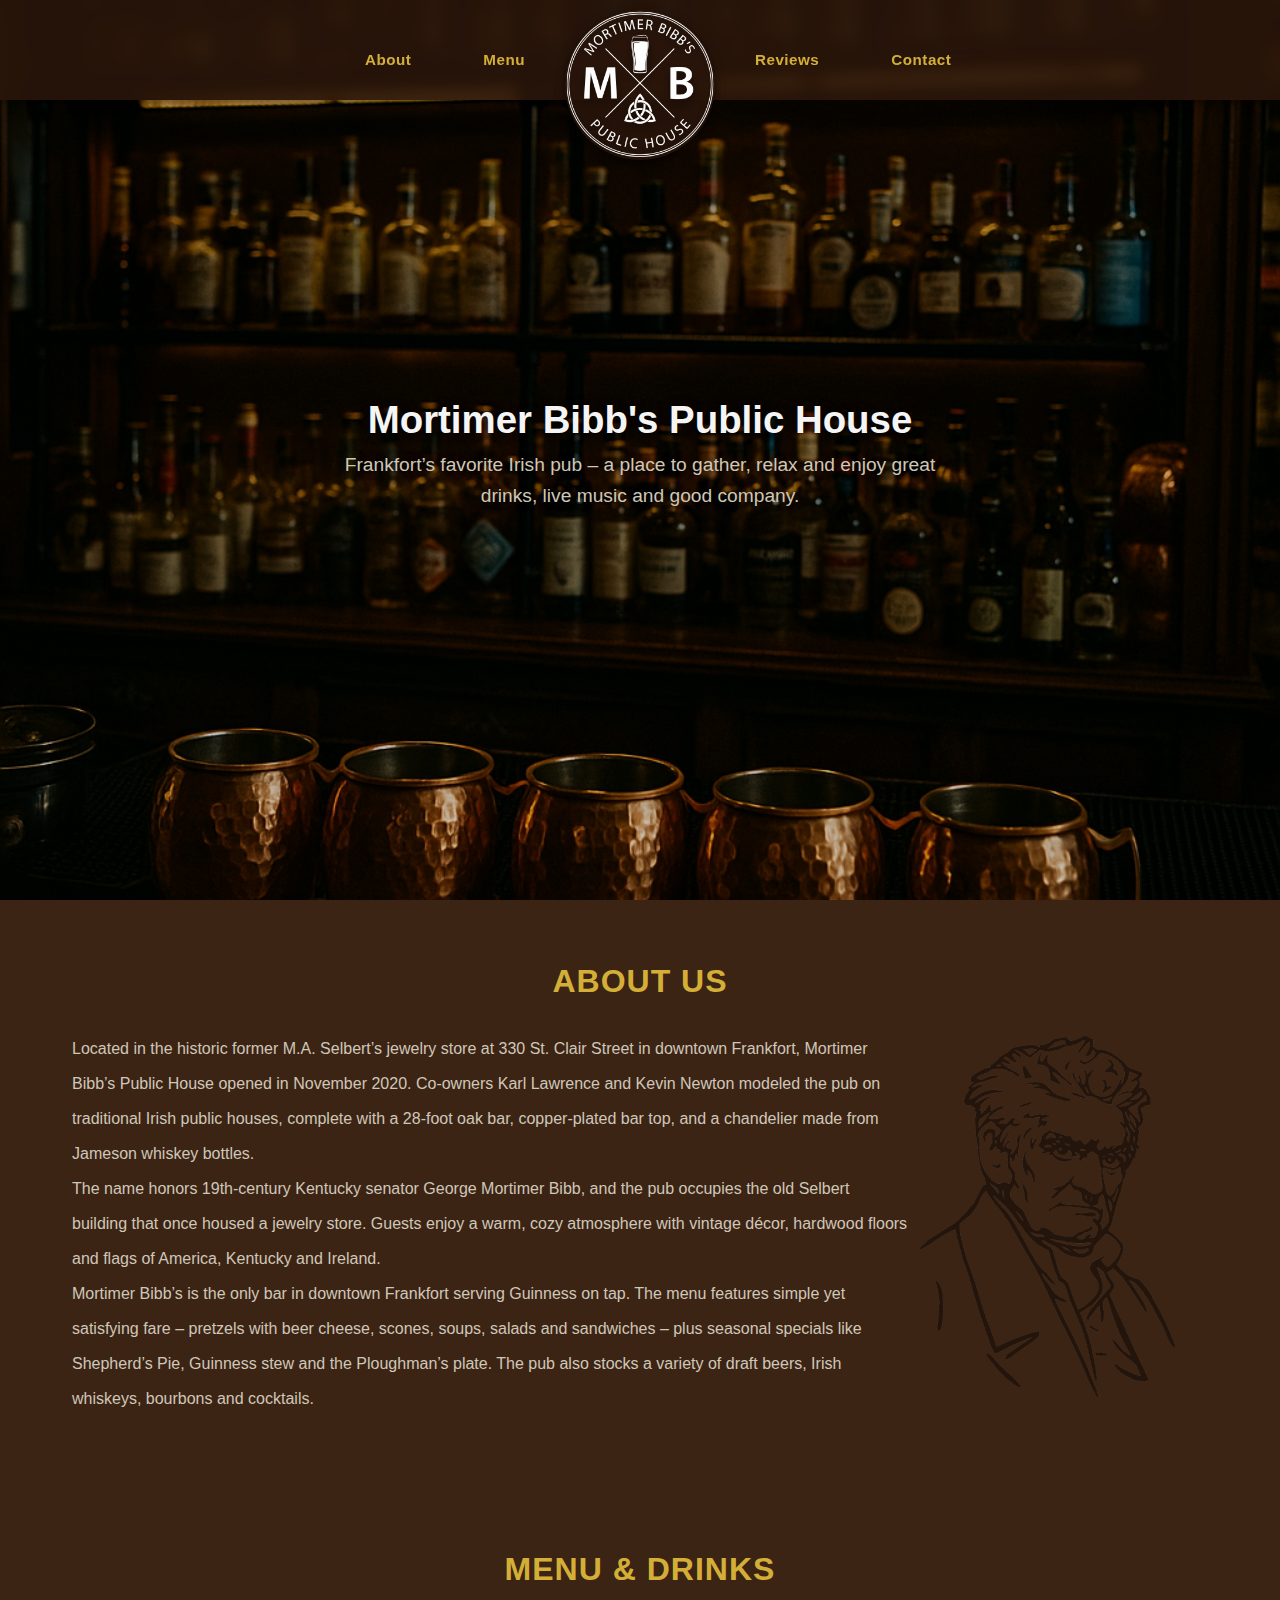
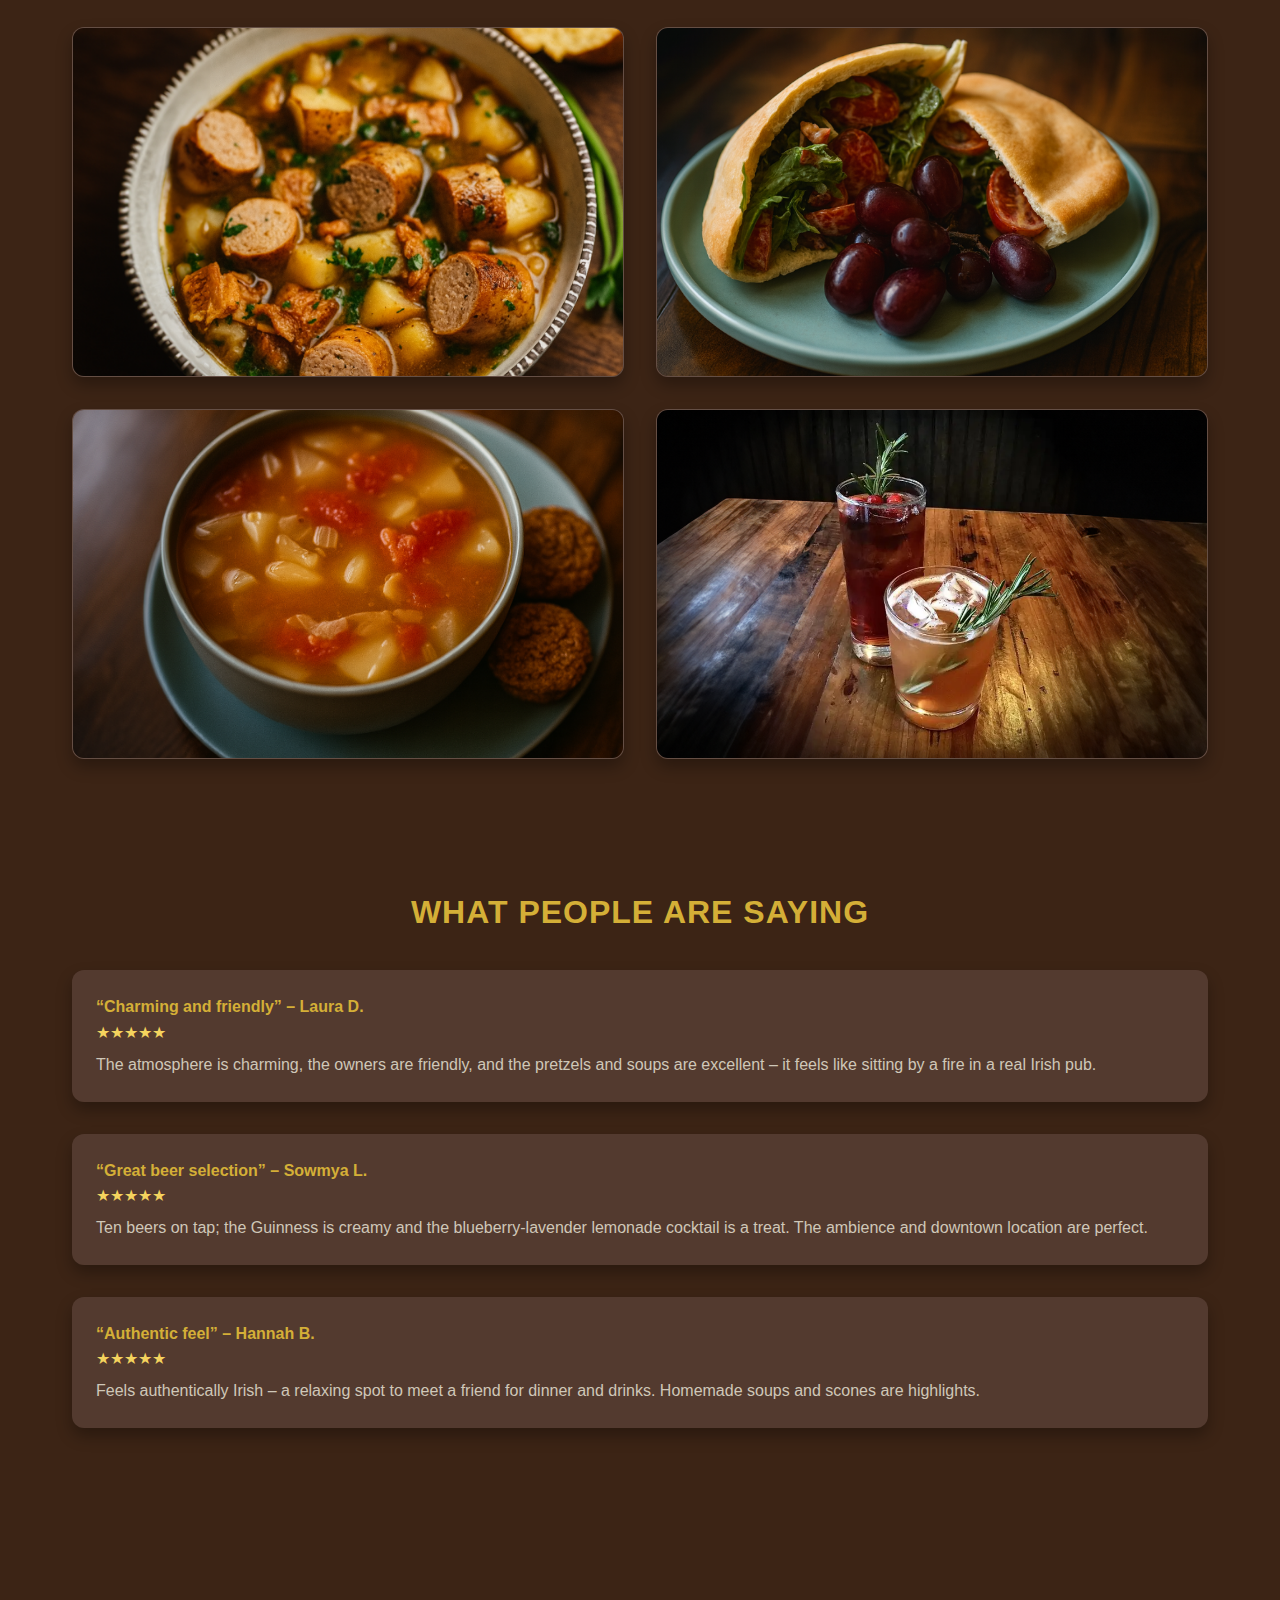
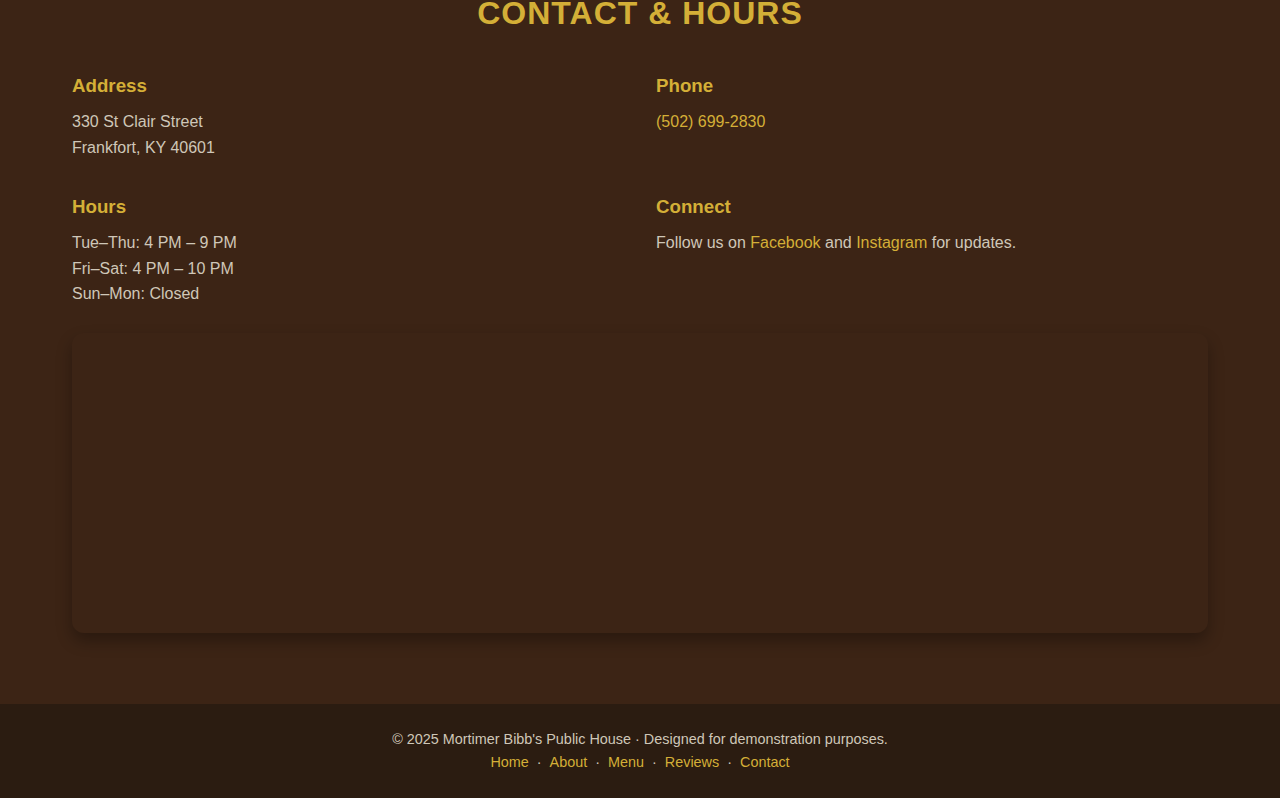
<file: Bibbs/index.html>
<!DOCTYPE html>
<html lang="en">
<head>
  <meta charset="UTF-8" />
  <meta name="viewport" content="width=device-width, initial-scale=1.0" />
  <title>Mortimer Bibb's Public House | Frankfort's Irish Pub</title>
  <style>
    :root {
      --background-color: #3c2415;
      --surface-color: #533a2f;
      --accent-color: #b87333;
      --highlight-color: #d4af37;
      --text-color: #f5f5f5;
      --muted-color: #cfc7b8;
    }

    * { box-sizing: border-box; margin: 0; padding: 0; }

    html {
    	scroll-padding-top: 100px;
    }

    body {
      font-family: "Segoe UI", Tahoma, Geneva, Verdana, sans-serif;
      background: var(--background-color);
      color: var(--text-color);
      line-height: 1.6;
    }

    a {
      color: var(--highlight-color);
      text-decoration: none;
      transition: color 0.3s ease;
    }
    a:hover { color: var(--accent-color); }

    /* ===== NAVIGATION ===== */
    nav {
      position: fixed;
      top: 0;
      left: 0;
      width: 100%;
      height: 100px;
      background: rgba(43, 22, 11, 0.85);
      backdrop-filter: blur(8px);
      box-shadow: 0 4px 8px rgba(0,0,0,0.4);
      z-index: 1000;
      display: grid;
      grid-template-columns: 1fr auto 1fr; /* left links, logo, right links */
      align-items: center;
      justify-items: center;
      padding: 0 4rem;
    }

    nav ul {
      display: flex;
      list-style: none;
      gap: 2rem;

    }
    .nav-left { justify-self: end; padding-right: 20px; }
    .nav-right { justify-self: start; padding-left: 20px; }

    nav ul a {
      font-weight: 600;
      font-size: 0.95rem;
      letter-spacing: 0.5px;
      position: relative;
      padding-bottom: 4px;
      margin-left: 20px;
      margin-right: 20px; 

    }

    nav ul a::after {
      content: "";
      position: absolute;
      left: 0; bottom: -4px;
      width: 0%;
      height: 2px;
      background: var(--highlight-color);
      transition: width 0.3s ease;
    }
    nav ul a:hover::after { width: 100%; }

    /* centered circular logo plaque */
    .logo-container {
      height: 150px;
      width: 150px;
      background: rgba(43, 22, 11, 0.85);
      border-radius: 50%;
      display: flex;
      align-items: center;
      justify-content: center;
      box-shadow: 0 4px 8px rgba(0,0,0,0.5);
      transform: translateY(40px);
      margin-top:-30px;

    }
    .logo-container img {
      width: 150px;
      height: 150px;
      object-fit: contain;
      filter: drop-shadow(0 4px 6px rgba(0,0,0,0.6));
    }

    /* ===== HERO SECTION ===== */
    .hero {
      position: relative;
      width: 100%;
      min-height: 100vh;
      display: flex;
      flex-direction: column;
      align-items: center;
      justify-content: center;
      text-align: center;
      padding: 5rem 1rem;
      overflow: hidden;
    }
    .hero::before {
      content: "";
      position: absolute;
      inset: 0;
      background: url('bar.png') center/cover no-repeat;
      z-index: -2;
    }
    .hero::after {
      content: "";
      position: absolute;
      inset: 0;
      background: linear-gradient(to bottom, rgba(0,0,0,0.2), rgba(0,0,0,0.2));
      z-index: -1;
    }
    .hero h1 {
      font-size: 2.4rem;
      text-shadow: 0 0 10px rgba(0,0,0,0.7);
    }
    .hero p {
      font-size: 1.2rem;
      max-width: 600px;
      margin: 0 auto;
      text-shadow: 0 0 8px rgba(0,0,0,0.7);
    }

    /* ===== SECTIONS ===== */
    section {
      padding: 4rem 1rem;
    }
    h2 {
      font-size: 2rem;
      margin-bottom: 2rem;
      text-align: center;
      color: var(--highlight-color);
      text-transform: uppercase;
      letter-spacing: 1px;
    }
    .container {
      max-width: 1200px;
      margin: 0 auto;
      padding: 0 2rem;
    }
    p { color: var(--muted-color); }

    /* ===== MENU ===== */
    .menu-list {
      display: flex;
      flex-wrap: wrap;
      gap: 2rem;
    }
    .menu-item {
      flex: 1 1 45%;
      background: var(--surface-color);
      border: 1px solid rgba(255,255,255,0.1);
      border-radius: 12px;
      box-shadow: 0 8px 16px rgba(0,0,0,0.3);
      transition: transform 0.3s ease, box-shadow 0.3s ease;
      overflow: hidden;
      height: 350px;
    }

    .menu-item img {
    	width: 100%;
  height: 100%;
  object-fit: cover;
  transition: transform 0.4s ease, opacity 0.4s ease;
    }
    .menu-item h3 {
      color: var(--highlight-color);
      margin-bottom: 0.5rem;
    }
    .menu-item:hover {
      transform: translateY(-6px);
      box-shadow: 0 12px 24px rgba(0,0,0,0.5);
    }

    .about {
    	line-height: 35px;
    }

    /* ===== EVENTS ===== */
    .events-list {
      display: grid;
      grid-template-columns: repeat(auto-fit, minmax(280px, 1fr));
      gap: 2rem;
    }
    .event-card {
      background: var(--surface-color);
      border-radius: 12px;
      padding: 1.5rem;
      box-shadow: 0 8px 16px rgba(0,0,0,0.3);
      transition: transform 0.3s ease;
    }
    .event-card:hover { transform: translateY(-6px); }
    .event-card h3 { color: var(--highlight-color); }

    /* ===== REVIEWS ===== */
    .reviews .review {
      background: var(--surface-color);
      border-radius: 12px;
      padding: 1.5rem;
      margin-bottom: 2rem;
      box-shadow: 0 8px 16px rgba(0,0,0,0.3);
      transition: transform 0.3s ease;
    }
    .reviews .review:hover { transform: translateY(-6px); }
    .reviews .review h4 { color: var(--highlight-color); }
    .reviews .review span {
      display: block;
      margin-bottom: 0.4rem;
      color: #f4d35e;
    }

    /* ===== CONTACT ===== */
    .contact-info {
      display: flex;
      flex-wrap: wrap;
      gap: 2rem;
      justify-content: space-between;
    }
    .contact-info div { flex: 1 1 45%; }
    .contact-info h3 { color: var(--highlight-color); margin-bottom: 0.5rem; }

    .map-container iframe {
      width: 100%;
      height: 300px;
      border: none;
      border-radius: 12px;
      box-shadow: 0 8px 16px rgba(0,0,0,0.3);
    }
/* ===== FLOATING REVIEW POPUP ===== */
.review-popup {
  position: fixed;
  bottom: 30px;
  right: 30px;
  background: rgba(83, 58, 47, 0.9);
  color: var(--text-color);
  border: 1px solid var(--accent-color);
  border-radius: 16px;
  box-shadow: 0 8px 16px rgba(0,0,0,0.4);
  padding: 1rem 1.25rem;
  max-width: 320px;
  font-size: 0.95rem;
  line-height: 1.4;
  z-index: 2000;
  backdrop-filter: blur(6px);
  transition: opacity 0.6s ease;
}

.review-popup::before {
  content: "";
  position: absolute;
  bottom: -10px;
  right: 40px;
  border-width: 10px;
  border-style: solid;
  border-color: rgba(83, 58, 47, 0.9) transparent transparent transparent;
}

.review-message {
  opacity: 1;
  transition: opacity 0.6s ease;
}



    /* ===== FOOTER ===== */
    footer {
      background: #2b1c11;
      padding: 1.5rem;
      text-align: center;
      font-size: 0.9rem;
      color: var(--muted-color);
    }
    footer a { color: var(--highlight-color); margin: 0 .25rem; }
    footer a:hover { color: var(--accent-color); }

    /* ===== RESPONSIVE ===== */
    @media (max-width: 768px) {
      nav {
        grid-template-columns: 1fr auto 1fr;
        padding: 0 1rem;
      }
      nav ul { gap: 1rem; }
      .logo-container {
        height: 100px;
        width: 100px;
        transform: translateY(30px);
      }
      .logo-container img {
        width: 80px;
        height: 80px;
      }
      .menu-item { flex: 1 1 100%; }
      .contact-info div { flex: 1 1 100%; }
    }
  </style>
</head>
<!-- Google tag (gtag.js) -->
<script async src="https://www.googletagmanager.com/gtag/js?id=G-ZBTME3S8E7"></script>
<script>
  window.dataLayer = window.dataLayer || [];
  function gtag(){dataLayer.push(arguments);}
  gtag('js', new Date());

  gtag('config', 'G-ZBTME3S8E7');
</script>
<body>
<!-- ===== FLOATING REVIEW CHAT ===== -->
<div class="review-popup" id="reviewPopup" style="opacity: 0;">
  <div class="review-message" id="reviewMessage"></div>
</div>

<script>
  const reviews = [
    {
      text: "“Charming and friendly” – Laura D. ★★★★★<br>The atmosphere is charming, the owners are friendly, and the pretzels and soups are excellent."
    },
    {
      text: "“Great beer selection” – Sowmya L. ★★★★★<br>Ten beers on tap; the Guinness is creamy and the blueberry-lavender lemonade cocktail is a treat."
    },
    {
      text: "“Authentic feel” – Hannah B. ★★★★★<br>Feels authentically Irish – a relaxing spot to meet a friend for dinner and drinks."
    },
    {
      text: "“Perfect pint of Guinness” – Mark T. ★★★★★<br>Best pour in Kentucky. Great people and true Irish atmosphere."
    }
  ];

  const popup = document.getElementById('reviewPopup');
  const message = document.getElementById('reviewMessage');

  // Randomly select a review
  function showRandomReview() {
    const randomIndex = Math.floor(Math.random() * reviews.length);
    message.innerHTML = reviews[randomIndex].text;
    popup.style.opacity = 1;

    // Stay visible for 6 seconds, then fade out
    setTimeout(() => {
      popup.style.opacity = 0;
      // Schedule next random popup after random delay (8–20 seconds)
      const nextDelay = Math.floor(Math.random() * (20000 - 8000)) + 8000;
      setTimeout(showRandomReview, nextDelay);
    }, 9000);
  }

  // First popup after 4 seconds
  window.addEventListener('load', () => {
    setTimeout(showRandomReview, 4000);
  });
</script>


  <!-- ===== NAVIGATION ===== -->
  <nav>
    <ul class="nav-left">
      <li><a href="#about">About</a></li>
      <li><a href="#menu">Menu</a></li>
    </ul>
    <div class="logo-container">
      <img src="logo.png" alt="Mortimer Bibb's Logo" />
    </div>
    <ul class="nav-right">
      <li><a href="#reviews">Reviews</a></li>
      <li><a href="#contact">Contact</a></li>
    </ul>
  </nav>

  <!-- ===== HERO ===== -->
  <section class="hero" id="home">
    <h1>Mortimer Bibb's Public House</h1>

    <p>Frankfort’s favorite Irish pub – a place to gather, relax and enjoy great drinks, live music and good company.</p>
  </section>

  <!-- ===== ABOUT ===== -->
  <section id="about" class="about">
    <div class="container">
      <h2>About Us</h2>
      <img src="bibb.png" style="width: 300px; opacity: 0.4; float: right;">
      <p>Located in the historic former M.A. Selbert’s jewelry store at 330 St. Clair Street in downtown Frankfort, Mortimer Bibb’s Public House opened in November 2020. Co-owners Karl Lawrence and Kevin Newton modeled the pub on traditional Irish public houses, complete with a 28-foot oak bar, copper-plated bar top, and a chandelier made from Jameson whiskey bottles.</p>
      <p>The name honors 19th-century Kentucky senator George Mortimer Bibb, and the pub occupies the old Selbert building that once housed a jewelry store. Guests enjoy a warm, cozy atmosphere with vintage décor, hardwood floors and flags of America, Kentucky and Ireland.</p>
      <p>Mortimer Bibb’s is the only bar in downtown Frankfort serving Guinness on tap. The menu features simple yet satisfying fare – pretzels with beer cheese, scones, soups, salads and sandwiches – plus seasonal specials like Shepherd’s Pie, Guinness stew and the Ploughman’s plate. The pub also stocks a variety of draft beers, Irish whiskeys, bourbons and cocktails.</p>
    </div>
  </section>

  <!-- ===== MENU ===== -->
  <section id="menu" class="menu">
    <div class="container">
      <h2>Menu & Drinks</h2>
      <div class="menu-list">
        <div class="menu-item">
        	<img src="soup.png">
          <h3>Pub Classics</h3>
          <p>Pretzels with beer cheese, scones and house-made soups.</p>
        </div>
        <div class="menu-item">
        	<img src="salmich.png">
          <h3>Sandwiches & Salads</h3>
          <p>Grilled pimento cheese, chicken salad sandwiches and seasonal salads; try the Ploughman’s plate with ham, cheddar, Havarti, egg and Guinness brown bread.</p>
        </div>
        <div class="menu-item">
        	<img src="soup2.png">
          <h3>Irish Specials</h3>
          <p>Enjoy occasional specialties such as Shepherd’s Pie and Guinness beef stew.</p>
        </div>
        <div class="menu-item">
        	<img src="drinks.PNG">
          <h3>Drinks</h3>
          <p>Choose from a rotating selection of draft beers, Irish whiskeys, bourbons, cocktails and seasonal drinks. Guinness on tap is a house favorite.</p>
        </div>
      </div>
    </div>
  </section>

  <!-- ===== REVIEWS ===== -->
  <section id="reviews" class="reviews">
    <div class="container">
      <h2>What People Are Saying</h2>
      <div class="review">
        <h4>“Charming and friendly” – Laura D.</h4>
        <span>★★★★★</span>
        <p>The atmosphere is charming, the owners are friendly, and the pretzels and soups are excellent – it feels like sitting by a fire in a real Irish pub.</p>
      </div>
      <div class="review">
        <h4>“Great beer selection” – Sowmya L.</h4>
        <span>★★★★★</span>
        <p>Ten beers on tap; the Guinness is creamy and the blueberry-lavender lemonade cocktail is a treat. The ambience and downtown location are perfect.</p>
      </div>
      <div class="review">
        <h4>“Authentic feel” – Hannah B.</h4>
        <span>★★★★★</span>
        <p>Feels authentically Irish – a relaxing spot to meet a friend for dinner and drinks. Homemade soups and scones are highlights.</p>
      </div>
    </div>
  </section>

  <!-- ===== CONTACT ===== -->
  <section id="contact" class="contact">
    <div class="container">
      <h2>Contact & Hours</h2>
      <div class="contact-info">
        <div>
          <h3>Address</h3>
          <p>330 St Clair Street<br>Frankfort, KY 40601</p>
        </div>
        <div>
          <h3>Phone</h3>
          <p><a href="tel:+15026992830">(502) 699-2830</a></p>
        </div>
        <div>
          <h3>Hours</h3>
          <p>Tue–Thu: 4 PM – 9 PM<br>Fri–Sat: 4 PM – 10 PM<br>Sun–Mon: Closed</p>
          <br>
        </div>
        <div>
          <h3>Connect</h3>
          <p>Follow us on <a href="https://www.facebook.com">Facebook</a> and <a href="https://www.instagram.com">Instagram</a> for updates.</p>
        </div>
      </div>
      <div class="map-container">
        <iframe loading="lazy" allowfullscreen
          src="https://www.google.com/maps?q=Mortimer+Bibb%27s+Public+House,330+St+Clair+St+Frankfort+KY+40601&output=embed"></iframe>
      </div>
    </div>
  </section>

  <!-- ===== FOOTER ===== -->
  <footer>
    <p>&copy; 2025 Mortimer Bibb's Public House · Designed for demonstration purposes.</p>
    <div class="social-links">
      <a href="#home">Home</a> ·
      <a href="#about">About</a> ·
      <a href="#menu">Menu</a> ·
      <a href="#reviews">Reviews</a> ·
      <a href="#contact">Contact</a>
    </div>
  </footer>
</body>
</html>
</file>
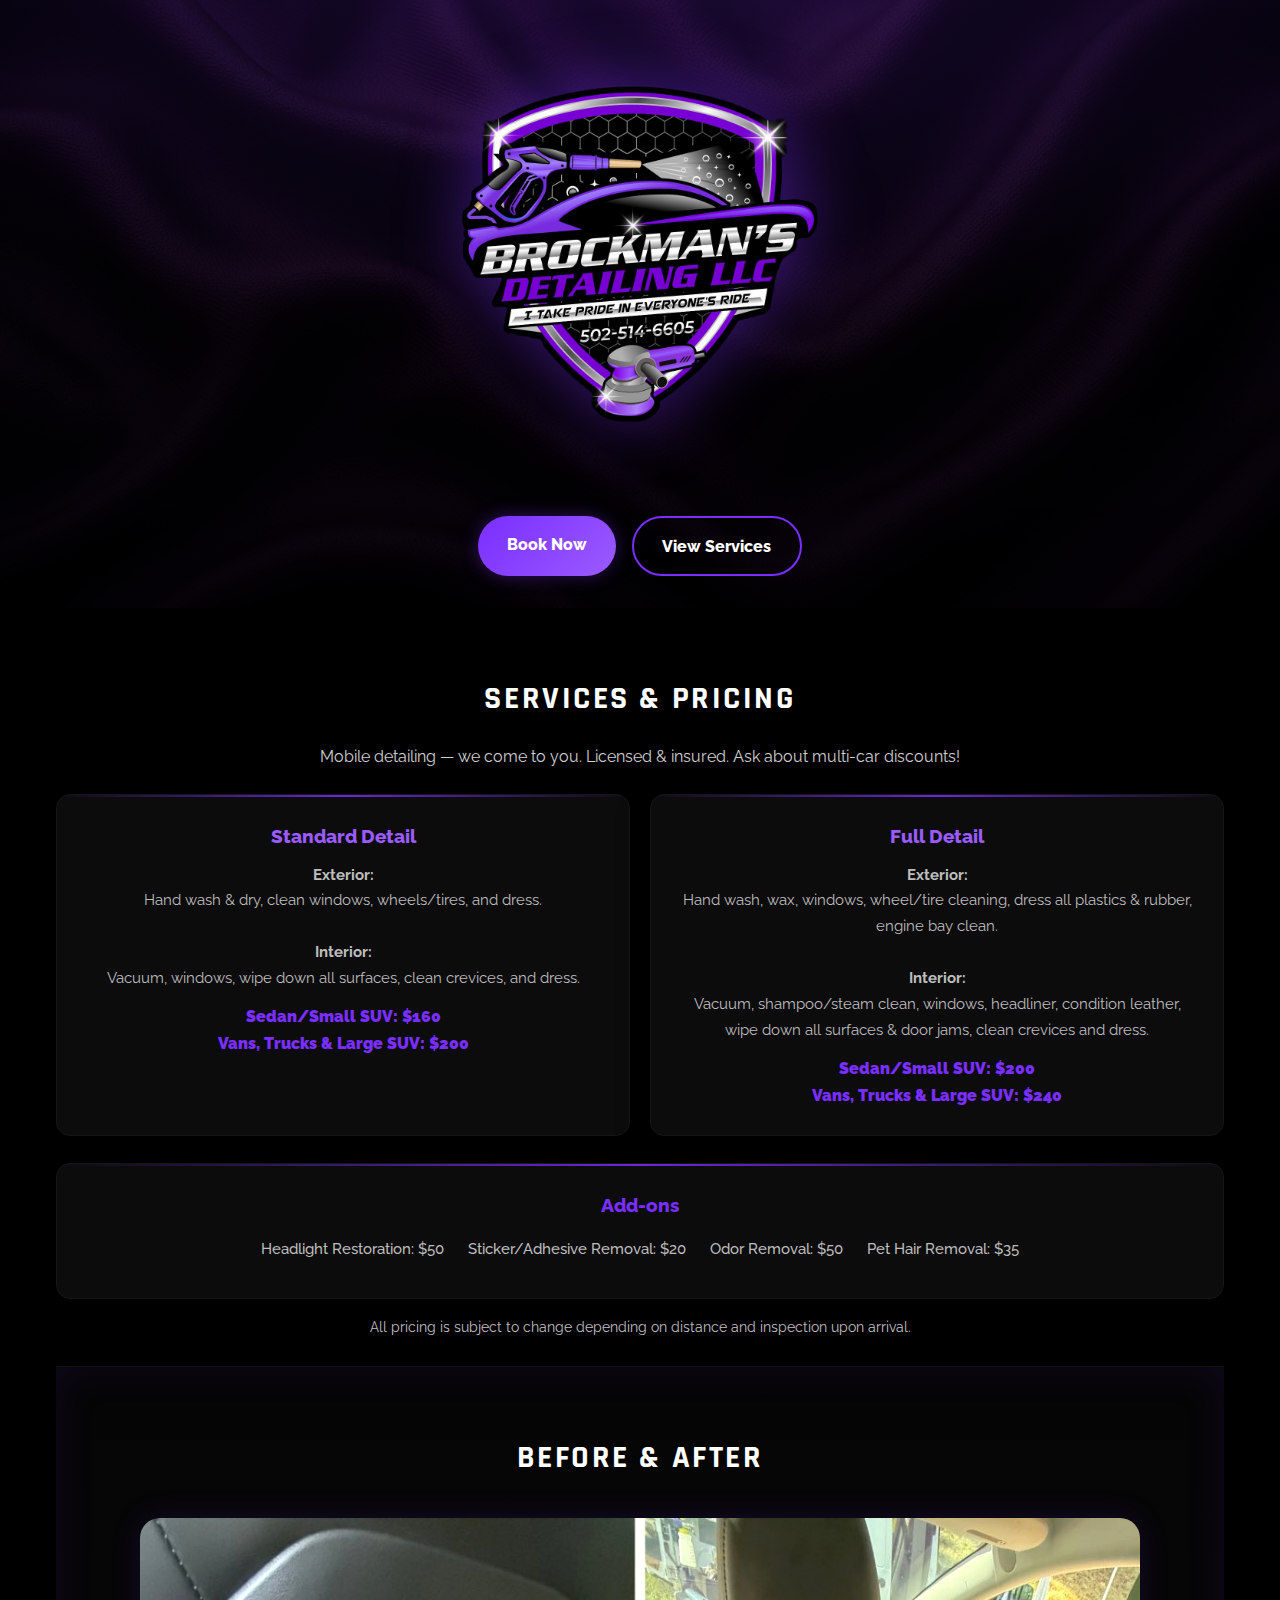
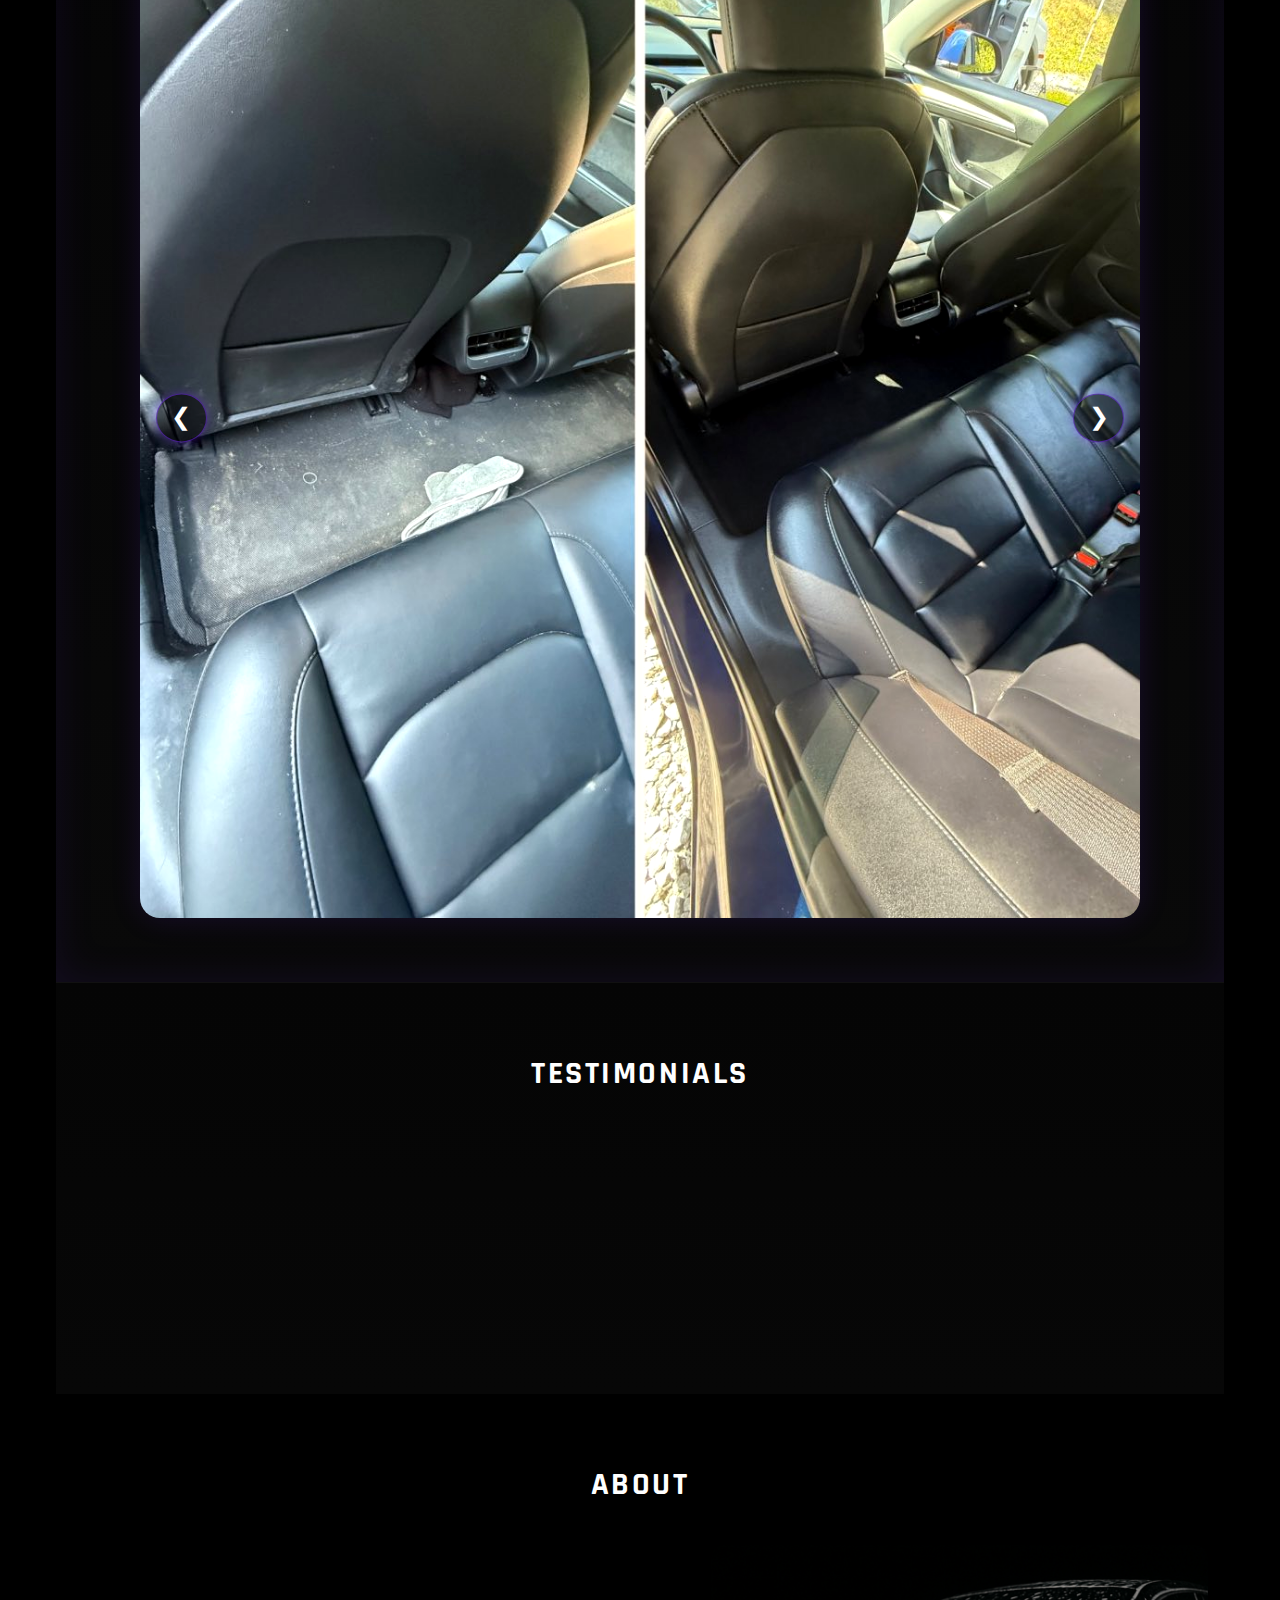
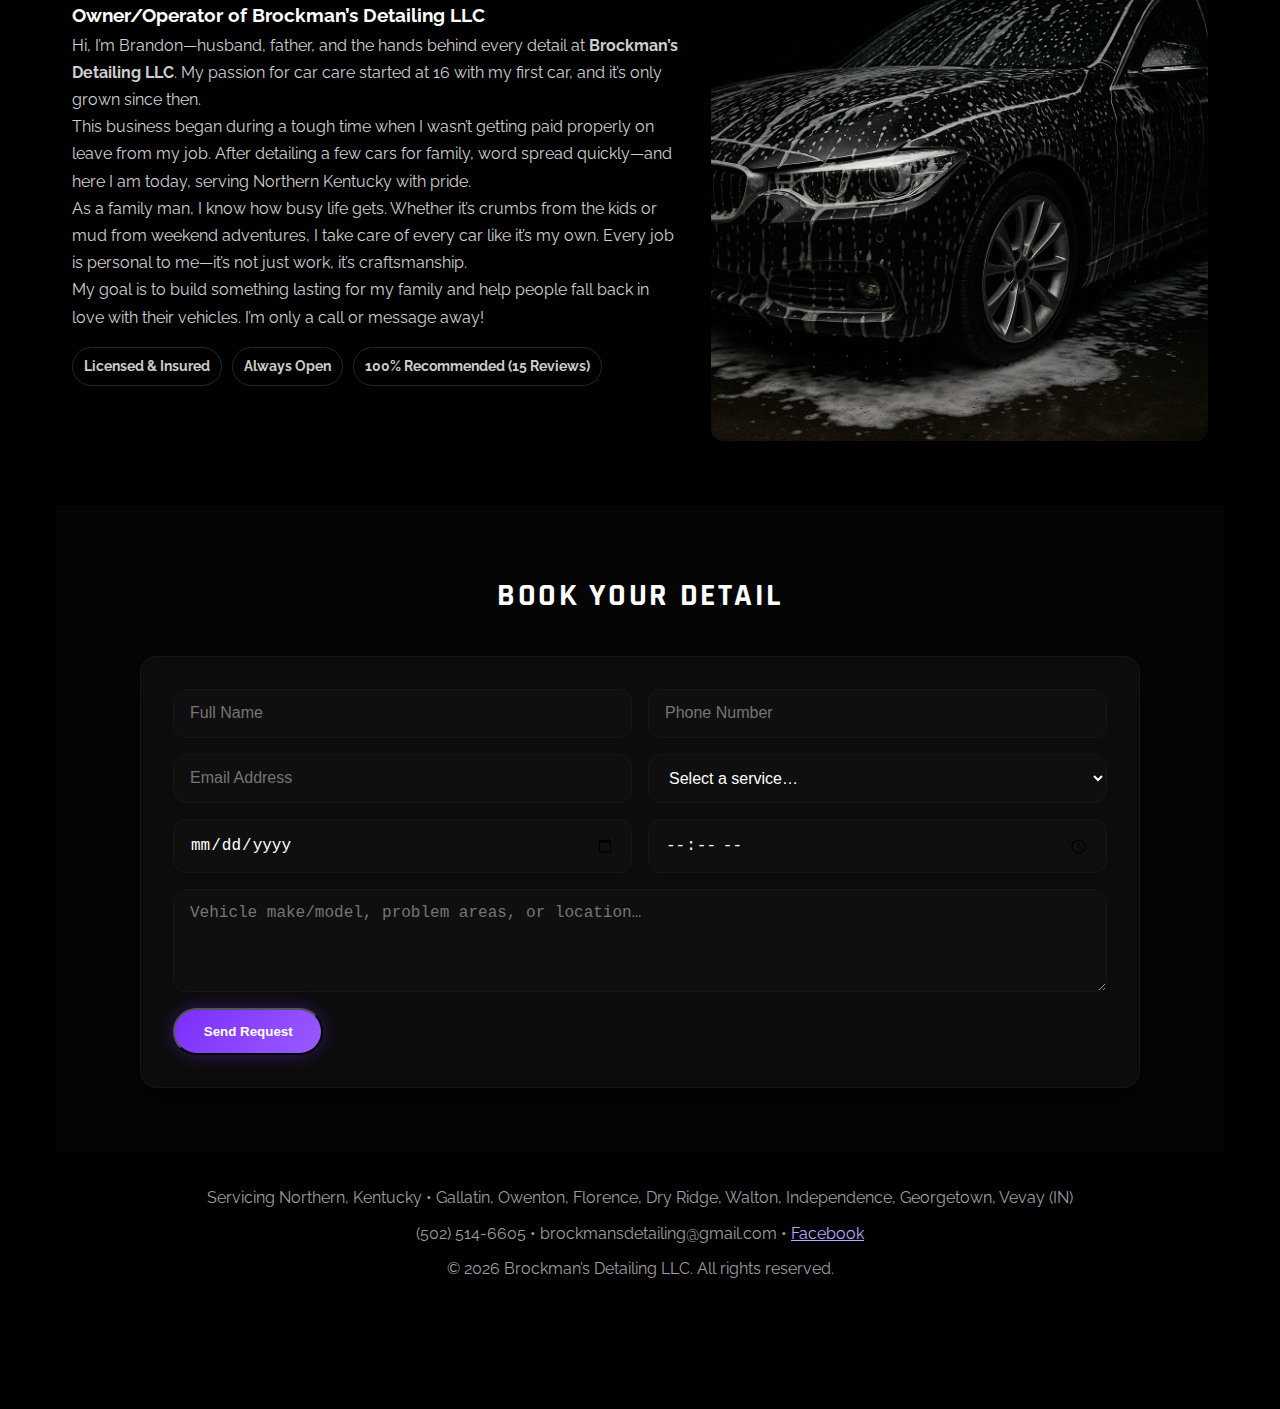
<file: brockmansdetailing/index.html>
<!DOCTYPE html>
<html lang="en">
<head>
<meta charset="utf-8" />
<meta name="viewport" content="width=device-width, initial-scale=1" />
<title>Brockman’s Detailing LLC</title>
<link rel="icon" type="image/png" href="brockmans-logo.png" />
<link href="https://fonts.googleapis.com/css2?family=Rajdhani:wght@600;700&family=Raleway:wght@400;700;900&display=swap" rel="stylesheet" />
<meta name="description" content="Mobile auto detailing in Northern Kentucky. Licensed & insured. 100% recommended. Call (502) 514-6605." />

<style>
:root{
  --ink:#fff;
  --bg:#000;
  --muted:#cfcfcf;
  --accent:#7A2EFF;
  --accent2:#9B5BFF;
  --radius:14px;
  --shadow:0 12px 30px rgba(0,0,0,.5);
  --glow:0 0 18px rgba(122,46,255,.35);
}

*{box-sizing:border-box;margin:0;padding:0}
html{scroll-behavior:smooth}
body{
  font-family:'Raleway',sans-serif;
  background:var(--bg);
  color:var(--ink);
  line-height:1.7;
  overflow-x:hidden;
}

/* HERO */
header.hero{
  text-align:center;
  padding:1rem 1rem 2rem;
  background:
    radial-gradient(1200px 500px at 50% -10%, rgba(122,46,255,.18), transparent 80%),
    linear-gradient(to bottom, rgba(0,0,0,.75), rgba(0,0,0,.9)),
    url('hero-brockmans.png') center/cover no-repeat;
  position:relative;
}
.hero-logo{
  width:clamp(360px, 40vw, 460px);
  height:auto;
  filter:drop-shadow(0 0 35px rgba(122,46,255,.45));
  margin-top:1rem;
  margin-bottom:1rem;
}
.btns{display:flex;gap:1rem;justify-content:center;flex-wrap:wrap}
.btn{
  display:inline-block; text-decoration:none; color:#fff; font-weight:800;
  background:linear-gradient(135deg,var(--accent),var(--accent2));
  padding:.9rem 1.8rem; border-radius:999px; box-shadow:var(--glow);
  transition:.25s transform, .25s filter;
}
.btn:hover{transform:translateY(-2px); filter:brightness(1.1)}
.btn.outline{background:transparent;border:2px solid var(--accent);box-shadow:none}

/* SECTION BASE */
section{max-width:1200px;margin:0 auto;padding:4rem 1rem}
h2{
  text-align:center; text-transform:uppercase; letter-spacing:.08em;
  font-family:'Rajdhani',sans-serif; font-size:2rem; margin-bottom:2rem;
}
.subtitle{
  text-align:center; color:var(--muted); margin-top:-1rem; margin-bottom:1.5rem;
}

/* SERVICES */
.services{
  display:grid; gap:1.25rem;
  grid-template-columns:repeat(auto-fit,minmax(280px,1fr));
}
.card{
  background:#0c0c0c; border:1px solid #161616; border-radius:var(--radius);
  padding:1.6rem; box-shadow:var(--shadow);
  position:relative; overflow:hidden;
  transition:.3s transform, .3s box-shadow;
}
.card::before{
  content:""; position:absolute; inset:-1px -1px auto -1px; height:3px;
  background:linear-gradient(90deg,transparent,var(--accent),transparent); opacity:.85;
}
.card:hover{transform:translateY(-6px); box-shadow:var(--glow)}
.card h3{font-size:1.2rem;margin-bottom:.6rem;font-weight:800;text-align:center;color:var(--accent2);}
.card p{color:#bdbdbd; font-size:.95rem; margin-bottom:.7rem; text-align:center;}
.price{
  color:var(--accent);
  font-weight:900;
  font-size:1rem;
  text-align:center;
  margin-top:.5rem;
}
.addons {
  text-align: center;
}

.addons h3 {
  color: var(--accent);
  margin-bottom: 1rem;
}

.addons-list {
  display: flex;
  justify-content: center;
  flex-wrap: wrap;
  gap: 1.5rem;
  color: #ddd;
  font-weight: 500;
  line-height: 1.5;
}

.note {
  text-align: center;
  color: var(--muted);
  margin-top: 1rem;
  font-size: 0.9rem;
}

@media (max-width: 640px) {
  .addons-list {
    flex-direction: column;
    gap: 0.4rem;
  }
}



/* BEFORE & AFTER */
#results {
  background:linear-gradient(180deg,#050505,#090909);
  border-top:1px solid #111;
  border-bottom:1px solid #111;
  box-shadow:inset 0 0 40px rgba(122,46,255,.1);
}
.carousel{
  position:relative; overflow:hidden; border-radius:20px;
  box-shadow:0 0 30px rgba(122,46,255,0.15);
  margin-top:2rem; max-width:1000px; margin-left:auto; margin-right:auto;
}
.carousel-track{display:flex; transition:transform .6s ease-in-out;}
.carousel img{width:100%; flex-shrink:0; object-fit:cover; border-radius:0; filter:contrast(1.05) brightness(1.03);}
.carousel button{
  position:absolute; top:50%; transform:translateY(-50%);
  background:rgba(0,0,0,.55);
  border:1px solid rgba(122,46,255,.5);
  color:#fff; font-size:1.5rem; padding:.6rem .9rem;
  cursor:pointer; border-radius:50%; box-shadow:0 0 10px rgba(122,46,255,.4);
  transition:.3s background, .3s transform; z-index:3;
}
.carousel button:hover{background:rgba(122,46,255,.35);transform:translateY(-50%) scale(1.1);}
.carousel button.prev{left:16px}
.carousel button.next{right:16px}

/* TESTIMONIALS */
#testimonials{background:linear-gradient(180deg,#050505,#070707)}
.t-grid{display:grid; gap:1.5rem; max-width:1000px; margin:0 auto; grid-template-columns:repeat(auto-fit,minmax(280px,1fr));}
.t-card{background:#0c0c0c; border:1px solid #161616; border-radius:14px; padding:1.4rem; box-shadow:var(--shadow); transition:.3s transform,.3s box-shadow, .3s opacity; opacity:0; transform:translateY(16px);}
.t-card.visible{opacity:1; transform:translateY(0)}
.t-card p{color:#dcdcdc; margin-bottom:.9rem}
.t-card h4{color:var(--accent); font-weight:800}

/* ABOUT */
.about{display:grid; gap:2rem; align-items:center; grid-template-columns: 1.1fr .9fr;}
.about p{color:#cfcfcf}
.about img{width:100%; border-radius:12px; box-shadow:var(--shadow)}
.badges{display:flex; gap:.6rem; flex-wrap:wrap; margin-top:1rem}
.badges span{border:1px solid #272727; padding:.4rem .7rem; border-radius:999px; color:#ccc; font-weight:700; font-size:.9rem}

/* BOOKING */
#booking{background:#050505}
.booking-box{max-width:1000px; margin:0 auto; background:#0c0c0c; border:1px solid #161616; border-radius:16px; padding:1rem; box-shadow:var(--shadow)}
.booking-form{display:flex;flex-direction:column;gap:1rem;padding:1rem}
.booking-form .grid{display:grid;grid-template-columns:1fr 1fr;gap:1rem}
.booking-form input,.booking-form select,.booking-form textarea{
  background:#0f0f0f;border:1px solid #161616;color:#fff;
  border-radius:12px;padding:.9rem 1rem;font-size:1rem;
}
.booking-form input:focus,.booking-form select:focus,.booking-form textarea:focus{
  outline:none;border-color:var(--accent);box-shadow:0 0 0 2px rgba(122,46,255,.2);
}
.booking-form button.btn{align-self:flex-start}
@media(max-width:640px){.booking-form .grid{grid-template-columns:1fr}}

/* FOOTER */
footer{color:#9f9f9f;text-align:center;padding:2rem 1rem}

/* MOBILE CALL BAR */
.callbar{
  display:none; position:fixed; left:50%; bottom:18px; transform:translateX(-50%) translateY(80px);
  width:calc(100% - 36px); text-align:center; text-decoration:none; color:#fff;
  background:linear-gradient(135deg,var(--accent),var(--accent2));
  font-weight:900; letter-spacing:.5px; padding:1rem 0; border-radius:999px;
  box-shadow:var(--glow); z-index:999; opacity:0; transition:.35s all;
}
.callbar.visible{opacity:1; transform:translateX(-50%) translateY(0)}
@media(max-width:820px){.callbar{display:block}}
@media(max-width:980px){.about{grid-template-columns:1fr}}
</style>
</head>
<!-- Google tag (gtag.js) -->
<script async src="https://www.googletagmanager.com/gtag/js?id=G-ZBTME3S8E7"></script>
<script>
  window.dataLayer = window.dataLayer || [];
  function gtag(){dataLayer.push(arguments);}
  gtag('js', new Date());

  gtag('config', 'G-ZBTME3S8E7');
</script>
<body>

<!-- HERO -->
<header class="hero">
  <img src="logo.png" alt="Brockman’s Detailing LLC logo" class="hero-logo">
  <div class="btns">
    <a href="#booking" class="btn">Book Now</a>
    <a href="#services" class="btn outline">View Services</a>
  </div>
</header>

<!-- SERVICES -->
<section id="services">
  <h2>Services & Pricing</h2>
  <p class="subtitle">Mobile detailing — we come to you. Licensed & insured. Ask about multi-car discounts!</p>
  <div class="services">
    <article class="card">
      <h3>Standard Detail</h3>
      <p><strong>Exterior:</strong><br>Hand wash & dry, clean windows, wheels/tires, and dress.<br><br>
      <strong>Interior:</strong><br>Vacuum, windows, wipe down all surfaces, clean crevices, and dress.</p>
      <div class="price">Sedan/Small SUV: $160<br>Vans, Trucks & Large SUV: $200</div>
    </article>

    <article class="card">
      <h3>Full Detail</h3>
      <p><strong>Exterior:</strong><br>Hand wash, wax, windows, wheel/tire cleaning, dress all plastics & rubber, engine bay clean.<br><br>
      <strong>Interior:</strong><br>Vacuum, shampoo/steam clean, windows, headliner, condition leather, wipe down all surfaces & door jams, clean crevices and dress.</p>
      <div class="price">Sedan/Small SUV: $200<br>Vans, Trucks & Large SUV: $240</div>
    </article>
  </div>
<br>
  <article class="card">
  <div class="addons">
    <h3>Add-ons</h3>
    <p class="addons-list">
      <span>Headlight Restoration: $50</span>
      <span>Sticker/Adhesive Removal: $20</span>
      <span>Odor Removal: $50</span>
      <span>Pet Hair Removal: $35</span>
    </p>
  </div>
</article>

<div class="note">All pricing is subject to change depending on distance and inspection upon arrival.</div>

<br>
<!-- BEFORE & AFTER -->
<section id="results">
  <h2>Before & After</h2>
  <div class="carousel" id="carousel">
    <div class="carousel-track">
      <img src="1.jpg" alt="Before and after 1">
      <img src="2.jpg" alt="Before and after 2">
      <img src="3.jpg" alt="Before and after 3">
      <img src="4.jpg" alt="Before and after 4">
      <img src="5.jpg" alt="Before and after 5">
      <img src="6.jpg" alt="Before and after 6">
    </div>
    <button class="prev">&#10094;</button>
    <button class="next">&#10095;</button>
  </div>
</section>

<!-- TESTIMONIALS -->
<section id="testimonials">
  <h2>Testimonials</h2>
  <div class="t-grid">
    <div class="t-card"><p>“Brandon was responsive with communication, showed up when he said he would, and did a fantastic job.”</p><h4>— Sarah Gordon</h4></div>
    <div class="t-card"><p>“Brandon is easy to work with and made both my vehicles look brand new with a great price!”</p><h4>— Jessica Johnson</h4></div>
    <div class="t-card"><p>“I felt like I just drove a brand new car off the lot today — it’s AMAZING!!”</p><h4>— Maddie Kidwell</h4></div>
  </div>
</section>

<!-- ABOUT -->
<section id="about">
  <h2>About</h2>
  <div class="about">
    <div>
      <h3>Owner/Operator of Brockman’s Detailing LLC</h3>
      <p>Hi, I’m Brandon—husband, father, and the hands behind every detail at <strong>Brockman’s Detailing LLC</strong>. My passion for car care started at 16 with my first car, and it’s only grown since then.</p>

      <p>This business began during a tough time when I wasn’t getting paid properly on leave from my job. After detailing a few cars for family, word spread quickly—and here I am today, serving Northern Kentucky with pride.</p>

      <p>As a family man, I know how busy life gets. Whether it’s crumbs from the kids or mud from weekend adventures, I take care of every car like it’s my own. Every job is personal to me—it’s not just work, it’s craftsmanship.</p>

      <p>My goal is to build something lasting for my family and help people fall back in love with their vehicles. I’m only a call or message away!</p>

      <div class="badges">
        <span>Licensed & Insured</span>
        <span>Always Open</span>
        <span>100% Recommended (15 Reviews)</span>
      </div>
    </div>
    <img src="about-brockmans.png" alt="Brandon from Brockman’s Detailing working on a vehicle">
  </div>
</section>



<!-- BOOKING -->
<section id="booking">
  <h2>Book Your Detail</h2>
  <div class="booking-box">
    <form action="https://formspree.io/f/YOUR_FORM_ID" method="POST" class="booking-form">
      <div class="grid">
        <input type="text" name="name" placeholder="Full Name" required>
        <input type="tel" name="phone" placeholder="Phone Number" required>
      </div>
      <div class="grid">
        <input type="email" name="email" placeholder="Email Address" required>
        <select name="service" required>
          <option value="">Select a service…</option>
          <option>Standard Detail</option>
          <option>Full Detail</option>
        </select>
      </div>
      <div class="grid">
        <input type="date" name="preferred_date">
        <input type="time" name="preferred_time">
      </div>
      <textarea name="message" rows="4" placeholder="Vehicle make/model, problem areas, or location…"></textarea>
      <button type="submit" class="btn">Send Request</button>
    </form>
  </div>
</section>

<!-- FOOTER -->
<footer>
  <div>Servicing Northern, Kentucky • Gallatin, Owenton, Florence, Dry Ridge, Walton, Independence, Georgetown, Vevay (IN)</div>
  <div style="margin:.5rem 0">(502) 514-6605 • brockmansdetailing@gmail.com • <a href="https://www.facebook.com/Brockmansdetailingllc" target="_blank" style="color:#bda8ff">Facebook</a></div>
  <div>© <span id="yr"></span> Brockman’s Detailing LLC. All rights reserved.</div><br>
</footer>

<a href="tel:5025146605" class="callbar" id="callbar">(502) 514-6605</a>

<script>
// Year
document.getElementById('yr').textContent = new Date().getFullYear();

// Sticky call bar
const callbar = document.getElementById('callbar');
const heroH = document.querySelector('.hero').offsetHeight;
window.addEventListener('scroll',()=> {
  if (window.scrollY > heroH - 80) callbar.classList.add('visible');
  else callbar.classList.remove('visible');
});

// Testimonials fade-in
const tCards = document.querySelectorAll('.t-card');
function revealTestimonials() {
  tCards.forEach(c=>{
    const r=c.getBoundingClientRect();
    if (r.top < window.innerHeight - 100) c.classList.add('visible');
  });
}
window.addEventListener('scroll', revealTestimonials);
revealTestimonials();

// Carousel logic
const carousel = document.querySelector("#carousel");
const track = carousel.querySelector(".carousel-track");
const slides = Array.from(track.children);
const nextButton = carousel.querySelector(".next");
const prevButton = carousel.querySelector(".prev");
let index = 0;

function updateCarousel() {
  track.style.transform = `translateX(-${index * 100}%)`;
}
nextButton.addEventListener("click", () => {
  index = (index + 1) % slides.length;
  updateCarousel();
});
prevButton.addEventListener("click", () => {
  index = (index - 1 + slides.length) % slides.length;
  updateCarousel();
});
</script>
</body>
</html>
</file>
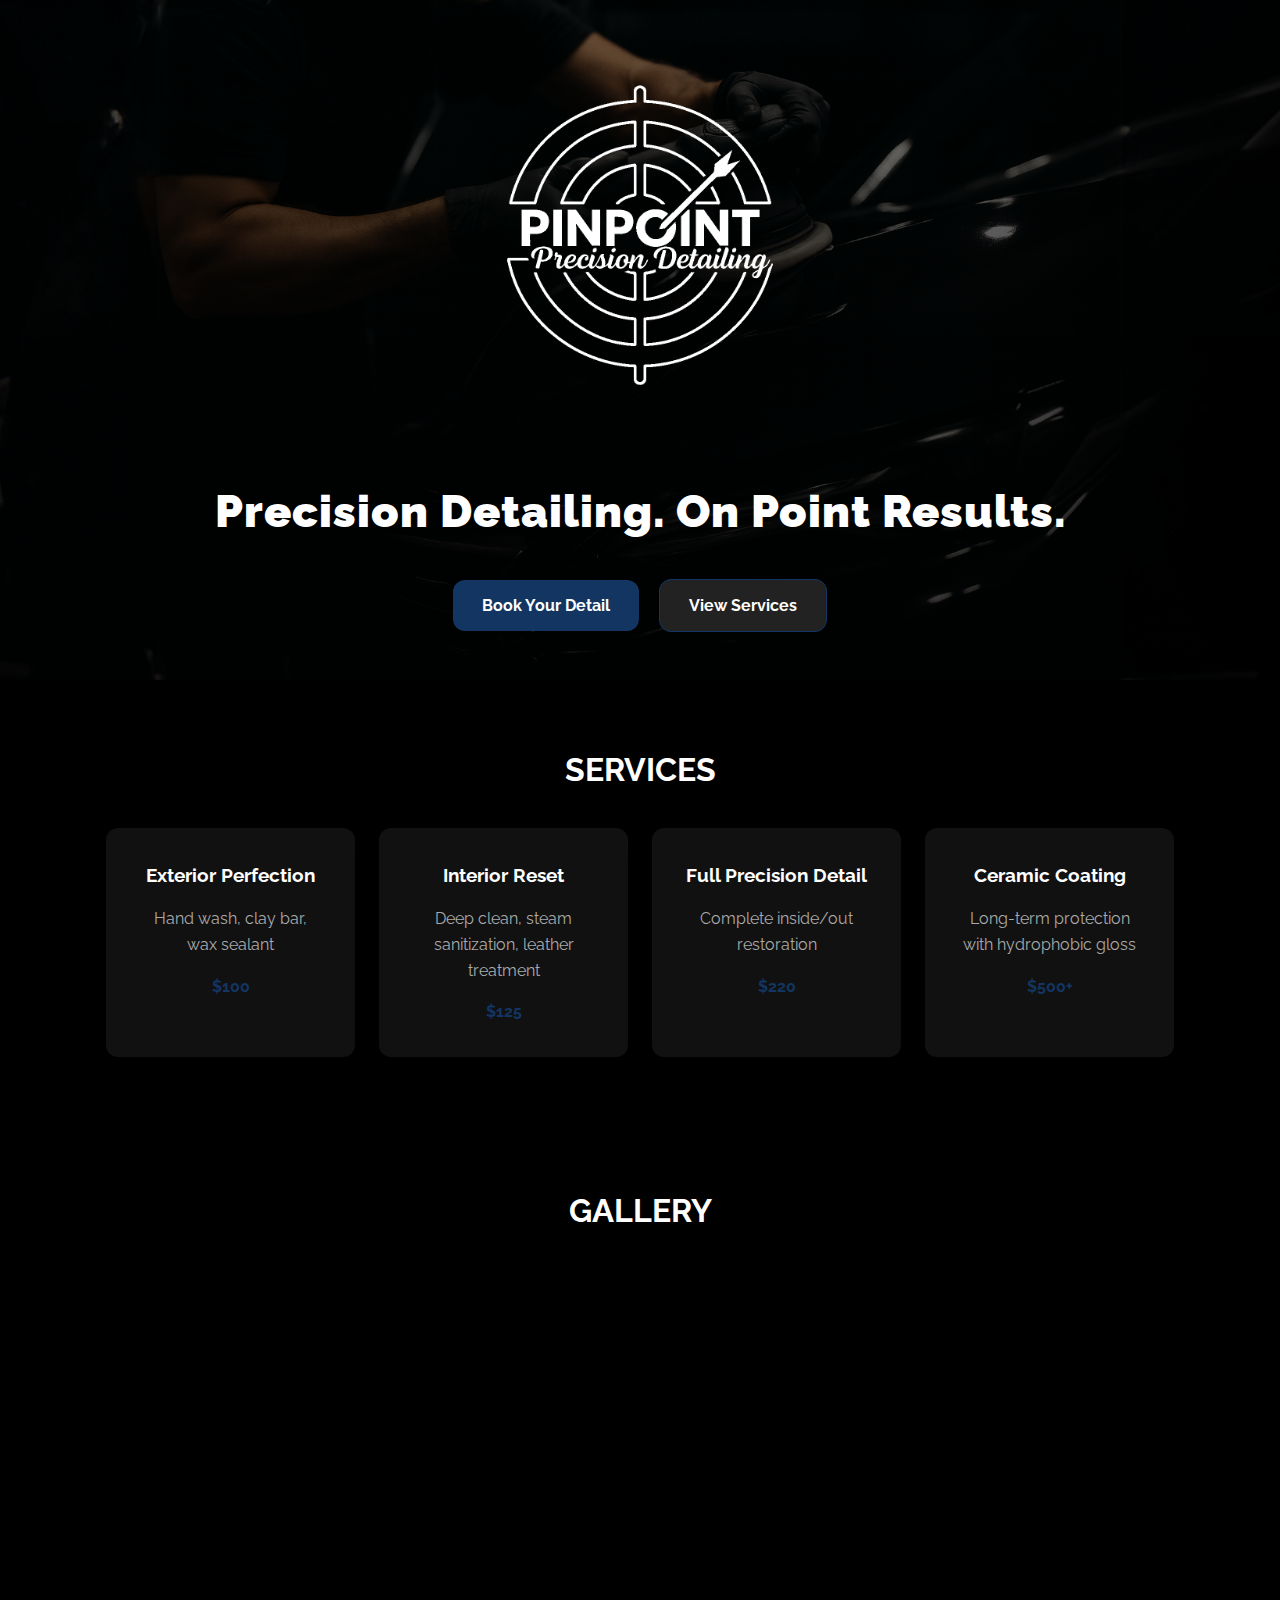
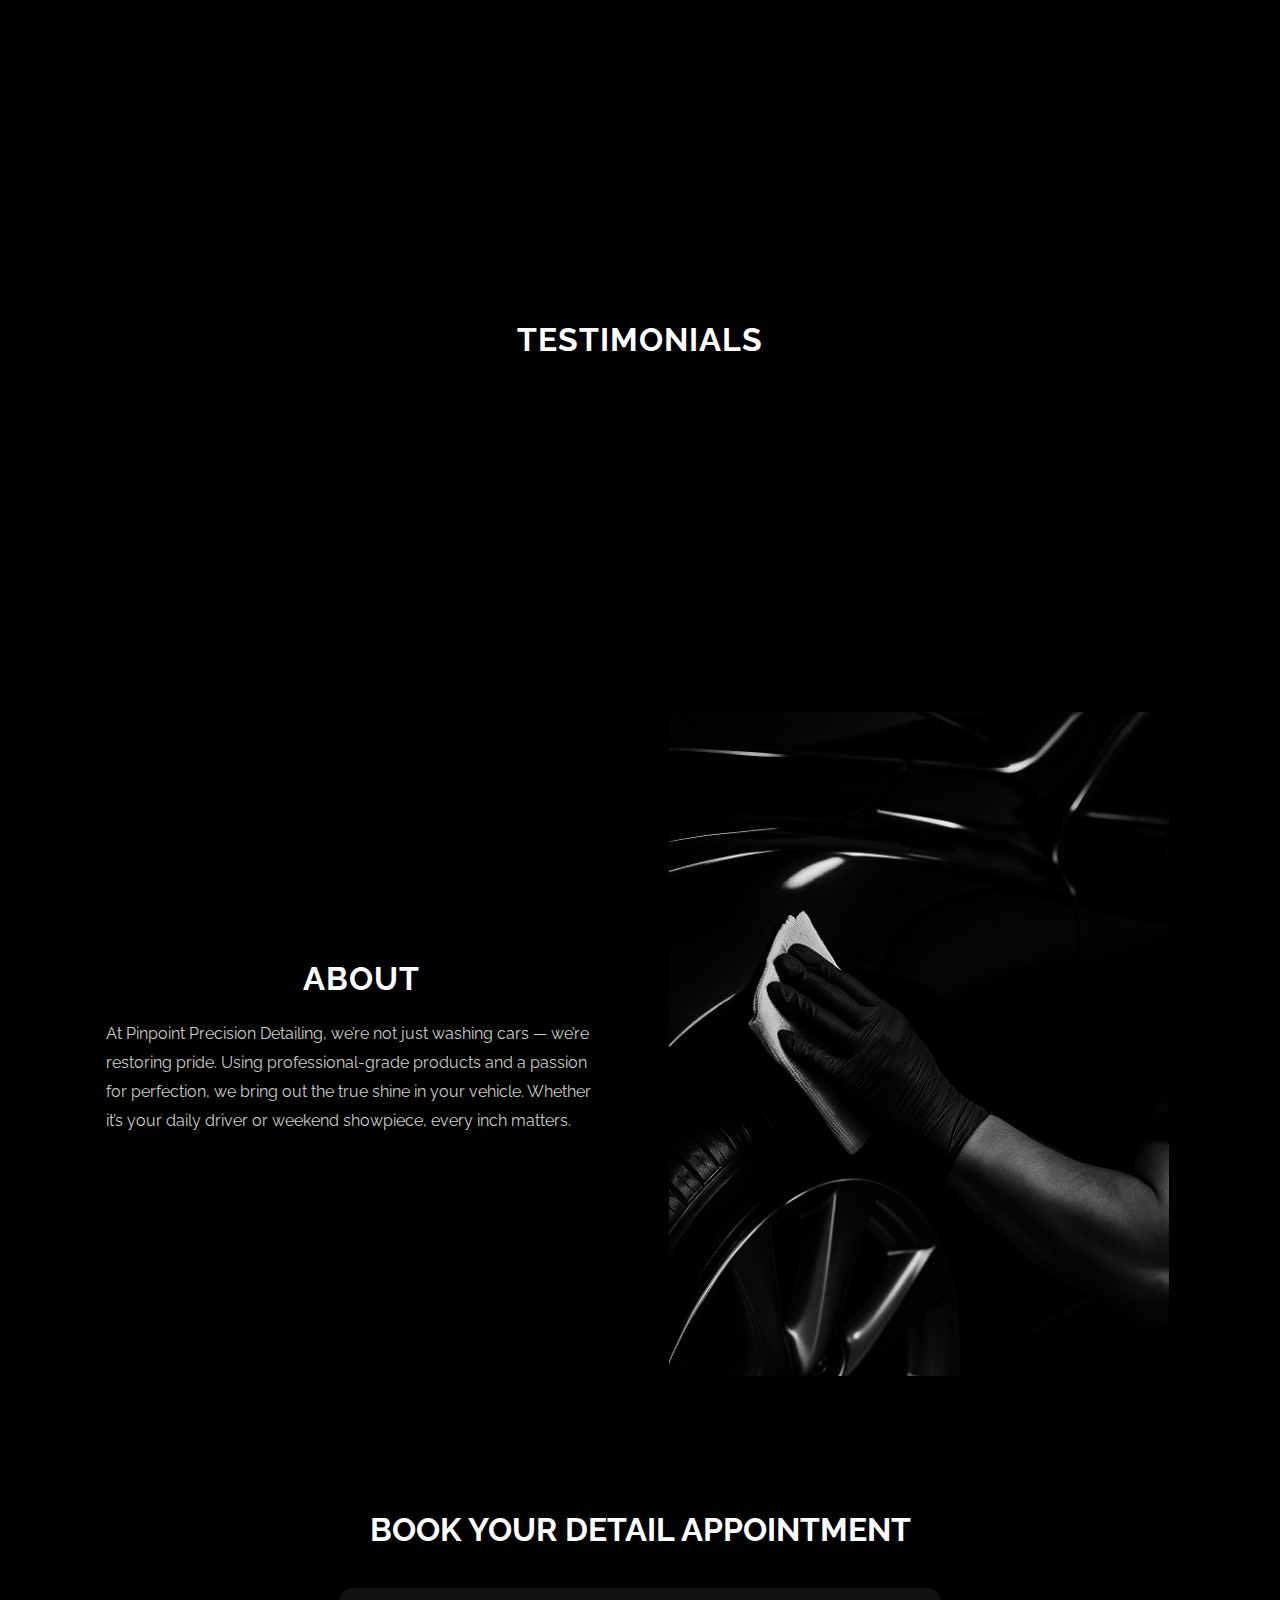
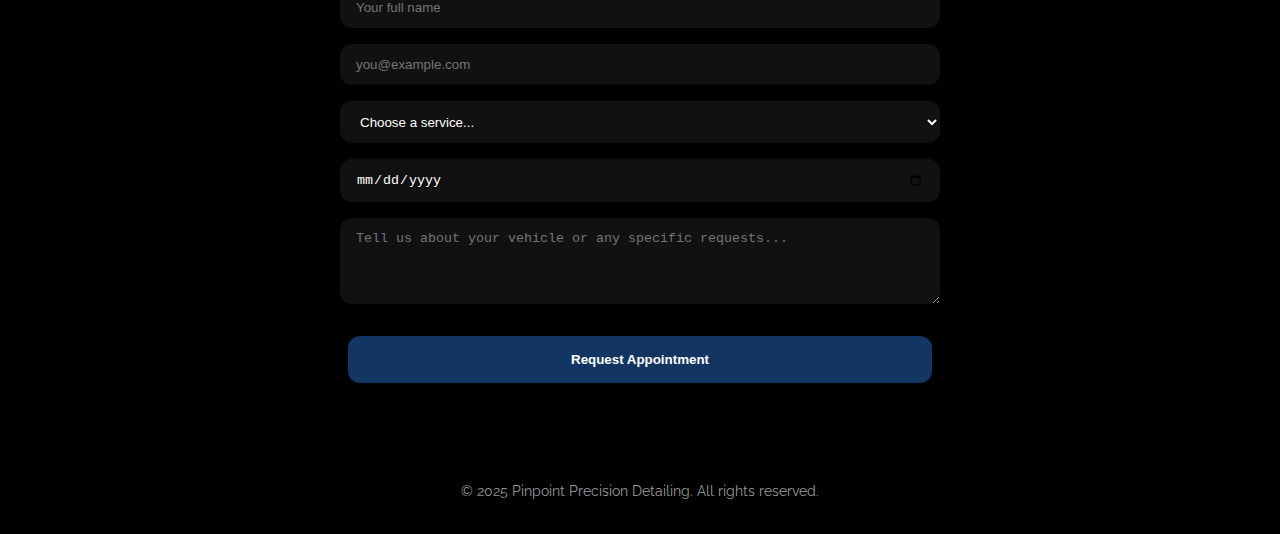
<file: pinpoint/index.html>
<!DOCTYPE html>
<html lang="en">
<head>
<meta charset="utf-8" />
<meta name="viewport" content="width=device-width, initial-scale=1" />
<title>Pinpoint Precision Detailing</title>
<link href="https://fonts.googleapis.com/css2?family=Raleway:wght@400;700;900&display=swap" rel="stylesheet" />
<link rel="icon" type="image/png" href="logo.png">
<meta name="description" content="Pinpoint Precision Detailing — premium auto detailing, ceramic coating, and restoration. On Point Results.">
<meta property="og:title" content="Pinpoint Precision Detailing">
<meta property="og:image" content="hero-image.png">
<meta property="og:type" content="website">

<style>
  :root{
    --ink:#ffffff;
    --bg:#000;
    --accent:#123661;
    --radius:12px;
    --shadow:0 10px 25px rgba(0,0,0,.3);
  }

  *{box-sizing:border-box;margin:0;padding:0}
  html { scroll-behavior: smooth; }
  body{
    font-family:'Raleway',sans-serif;
    background:var(--bg);
    color:var(--ink);
    line-height:1.6;
  }

  /* Header / Hero */
  header{
    text-align:center;
    padding:4rem 1rem 3rem;
    background:linear-gradient(to bottom,rgba(0,0,0,0.3),rgba(0,0,0,0.7)),url('hero-image.png') center/cover no-repeat;
    animation: fadeIn 1.5s ease-in-out;
  }
  header img.logo {
    width: 400px;
    margin-bottom: 0rem;
    filter: brightness(5) contrast(120%);
  }
  header h1{
    font-size:2.8rem;
    margin-top:0.25rem;
    font-weight:900;
    letter-spacing:1px;
  }
  header .btns{
    margin-top:2rem;
  }
  .btn{
    display:inline-block;
    background:var(--accent);
    color:#fff;
    padding:0.8rem 1.8rem;
    border-radius:var(--radius);
    margin:0 0.5rem;
    text-decoration:none;
    font-weight:700;
    transition:.3s;
  }
  .btn:hover{
    background:#0f2646;
    transform: translateY(-3px);
  }

  /* Sections */
  section{
    padding:4rem 1rem;
    max-width:1100px;
    margin:auto;
  }

  h2{
    text-align:center;
    font-size:2rem;
    margin-bottom:2rem;
    text-transform: uppercase;
  }

  /* Services */
  .services{
    display:grid;
    grid-template-columns:repeat(auto-fit,minmax(220px,1fr));
    gap:1.5rem;
  }
  .service{
    background:#111;
    border-radius:var(--radius);
    box-shadow:var(--shadow);
    padding:2rem;
    text-align:center;
    transition:.3s;
    opacity:0;
    transform:translateY(30px);
  }
  .service.visible{
    opacity:1;
    transform:translateY(0);
  }
  .service:hover{
    transform:translateY(-5px);
    box-shadow:0 15px 30px rgba(255,255,255,0.1);
  }
  .service h3{font-size:1.2rem;margin-bottom:1rem;}
  .service p{color:#aaa;margin-bottom:1rem;}
  .service span{font-weight:700;color:var(--accent);}

  /* Gallery */
  .gallery{
    display:grid;
    grid-template-columns:repeat(auto-fit,minmax(310px,1fr));
    gap:1rem;
  }
  .gallery img{
    width:100%;
    border-radius:var(--radius);
    box-shadow:var(--shadow);
    transition: transform 0.4s ease, box-shadow 0.4s ease;
    opacity:0;
    transform:translateY(30px);
  }
  .gallery img.visible{
    opacity:1;
    transform:translateY(0);
  }
  .gallery img:hover{
    transform: scale(1.02);
    box-shadow: 0 10px 25px rgba(255,255,255,0.1);
  }

  /* Testimonials Section */
  #testimonials {
    padding: 4rem 1rem;
  }
  #testimonials h2 {
    text-align: center;
    font-size: 2rem;
    margin-bottom: 2rem;
    text-transform: uppercase;
    letter-spacing: 1px;
  }
  .testimonials {
    display: grid;
    grid-template-columns: repeat(auto-fit, minmax(300px, 1fr));
    gap: 2rem;
    max-width: 1000px;
    margin: 0 auto;
  }
  .testimonial {
    background: #111;
    border-radius: 12px;
    box-shadow: 0 10px 25px rgba(0, 0, 0, 0.4);
    padding: 2rem;
    color: #fff;
    text-align: center;
    transition: opacity 0.6s ease, transform 0.6s ease;
    opacity: 0;
    transform: translateY(30px);
  }
  .testimonial.visible {
    opacity: 1;
    transform: translateY(0);
  }
  .testimonial p {
    font-size: 1rem;
    color: #ccc;
    line-height: 1.7;
    margin-bottom: 1rem;
  }
  .testimonial h4 {
    color: var(--accent);
    font-weight: 700;
    letter-spacing: 0.5px;
  }
  .testimonial:hover {
    box-shadow: 0 10px 25px rgba(255, 255, 255, 0.08);
    transform: translateY(-5px);
  }

  /* About */
  #about {
    padding: 4rem 0;
  }
  .about {
    display: flex;
    align-items: center;
    justify-content: center;
    gap: 3rem;
    max-width: 1100px;
    margin: 0 auto;
    padding: 0 1rem;
  }
  .about-text {
    flex: 1;
    color: #fff;
  }
  .about-text h2 {
    font-size: 2rem;
    margin-bottom: 1rem;
    text-transform: uppercase;
    letter-spacing: 1px;
  }
  .about-text p {
    color: #ccc;
    line-height: 1.8;
    font-size: 1rem;
    max-width: 500px;
  }
  .about-image {
    flex: 1;
    display: flex;
    justify-content: center;
  }
  .about-image img {
    width: 100%;
    max-width: 500px;
    border-radius: 10px;
    box-shadow: 0 10px 25px rgba(0, 0, 0, 0.5);
    object-fit: cover;
  }

  /* Contact */
  #contact {
    text-align: center;
    padding: 4rem 1rem;
    background: #000;
  }
  #contact form {
    max-width: 600px;
    margin: 0 auto;
    display: flex;
    flex-direction: column;
    gap: 1rem;
  }
  #contact input, #contact textarea, #contact select {
    padding: 0.8rem 1rem;
    border-radius: var(--radius);
    border: none;
    background: #111;
    color: #fff;
  }
  #contact input:focus, #contact textarea:focus, #contact select:focus {
    outline: 1px solid var(--accent);
  }
  #contact button {
    background: var(--accent);
    color: #fff;
    font-weight: 700;
    border: none;
    padding: 1rem;
    border-radius: var(--radius);
    transition: 0.3s;
  }
  #contact button:hover {
    background: #0d2747;
  }

  /* Footer */
  footer{
    text-align:center;
    padding:2rem 1rem;
    background:#000;
    font-size:0.9rem;
    color:#999;
  }

  /* Animations */
  @keyframes fadeIn {
    from {opacity: 0; transform: translateY(20px);}
    to {opacity: 1; transform: translateY(0);}
  }

  /* Responsive */
  @media (max-width: 800px) {
    header h1 {font-size: 2rem;}
    .btn {display: block; margin: 0.5rem auto;}
    .about {flex-direction: column; text-align: center;}
    .about-image img {max-width: 90%;}
    section {padding: 2rem 1rem;}
  }

  /* Rounded Full-Width Call Button */
  .mobile-call-btn {
    display: none;
    position: fixed;
    bottom: 20px;
    left: 50%;
    transform: translateX(-50%) translateY(100px);
    width: calc(100% - 40px);
    background: var(--accent);
    color: #fff;
    text-align: center;
    text-decoration: none;
    font-weight: 900;
    font-size: 1.2rem;
    padding: 1rem 0;
    border-radius: 50px;
    box-shadow: 0 8px 25px rgba(0,0,0,0.4);
    z-index: 1000;
    opacity: 0;
    transition: all 0.4s ease;
  }
  .mobile-call-btn.visible {
    opacity: 1;
    transform: translateX(-50%) translateY(0);
  }
  .mobile-call-btn:hover {
    background: #0d2747;
  }
  @media (max-width: 768px) {
    .mobile-call-btn { display: block; }
  }
</style>
</head>

<body>

  <!-- Header -->
  <header>
    <img src="logo.png" alt="Pinpoint Precision Detailing Logo" class="logo">
    <h1>Precision Detailing. On Point Results.</h1>
    <div class="btns">
      <a href="#contact" class="btn">Book Your Detail</a>
      <a href="#services" class="btn" style="background:#222;border:1px solid var(--accent);">View Services</a>
    </div>
  </header>

  <!-- Services -->
  <section id="services">
    <h2>Services</h2>
    <div class="services">
      <div class="service">
        <h3>Exterior Perfection</h3>
        <p>Hand wash, clay bar, wax sealant</p>
        <span>$100</span>
      </div>
      <div class="service">
        <h3>Interior Reset</h3>
        <p>Deep clean, steam sanitization, leather treatment</p>
        <span>$125</span>
      </div>
      <div class="service">
        <h3>Full Precision Detail</h3>
        <p>Complete inside/out restoration</p>
        <span>$220</span>
      </div>
      <div class="service">
        <h3>Ceramic Coating</h3>
        <p>Long-term protection with hydrophobic gloss</p>
        <span>$500+</span>
      </div>
    </div>
  </section>

  <!-- Gallery -->
  <section id="gallery">
    <h2>Gallery</h2>
    <div class="gallery">
      <img src="gallery1.png" alt="Exterior Perfection">
      <img src="gallery2.png" alt="Leather Seat Restoration">
      <img src="gallery3.png" alt="Ceramic Coating">
    </div>
  </section>

  <!-- Testimonials -->
  <section id="testimonials">
    <h2>Testimonials</h2>
    <div class="testimonials">
      <div class="testimonial">
        <p>“My car looks better than when I bought it! The attention to detail was incredible.”</p>
        <h4>– Sarah T.</h4>
      </div>
      <div class="testimonial">
        <p>“Pinpoint Precision completely restored my paint. Mirror finish, zero swirls. Worth every penny.”</p>
        <h4>– Michael R.</h4>
      </div>
      <div class="testimonial">
        <p>“Fast, professional, and flawless work. They even detailed parts I didn’t notice!”</p>
        <h4>– Jason L.</h4>
      </div>
    </div>
  </section>

  <!-- About -->
  <section id="about">
    <div class="about">
      <div class="about-text">
        <h2>About</h2>
        <p>At Pinpoint Precision Detailing, we’re not just washing cars — we’re restoring pride.
        Using professional-grade products and a passion for perfection, we bring out the true shine
        in your vehicle. Whether it’s your daily driver or weekend showpiece, every inch matters.</p>
      </div>
      <div class="about-image">
        <img src="about-detailing.png" alt="Detailer working on car">
      </div>
    </div>
  </section>

  <!-- Booking Section -->
  <section id="contact">
    <h2>Book Your Detail Appointment</h2>
    <form>
      <input type="text" placeholder="Your full name" required>
      <input type="email" placeholder="you@example.com" required>
      <select required>
        <option value="">Choose a service...</option>
        <option>Exterior Perfection - $100</option>
        <option>Interior Reset - $125</option>
        <option>Full Precision Detail - $220</option>
        <option>Ceramic Coating - $500+</option>
      </select>
      <input type="date" required>
      <textarea rows="4" placeholder="Tell us about your vehicle or any specific requests..."></textarea>
      <button type="submit" class="btn" style="margin-top:1rem;">Request Appointment</button>
    </form>
  </section>

  <!-- Footer -->
  <footer>
    &copy; 2025 Pinpoint Precision Detailing. All rights reserved.
  </footer>

  <!-- Mobile Rounded Call Button -->
  <a href="tel:5021234567" class="mobile-call-btn" id="callBtn"><span>502-123-4567</span></a>

  <!-- Scripts -->
  <script>
  // Call button scroll visibility
  window.addEventListener("scroll", function() {
    const callBtn = document.getElementById("callBtn");
    const heroHeight = document.querySelector("header").offsetHeight;
    if (window.scrollY > heroHeight - 100) callBtn.classList.add("visible");
    else callBtn.classList.remove("visible");
  });

  // Fade-in animation on scroll
  function fadeInOnScroll(selector) {
    const items = document.querySelectorAll(selector);
    items.forEach(el => {
      const rect = el.getBoundingClientRect();
      if (rect.top < window.innerHeight - 100) el.classList.add("visible");
    });
  }
  window.addEventListener("scroll", () => {
    fadeInOnScroll('.service');
    fadeInOnScroll('.gallery img');
    fadeInOnScroll('.testimonial');
  });
  fadeInOnScroll('.service');
  fadeInOnScroll('.gallery img');
  fadeInOnScroll('.testimonial');
  </script>

</body>
</html>
</file>
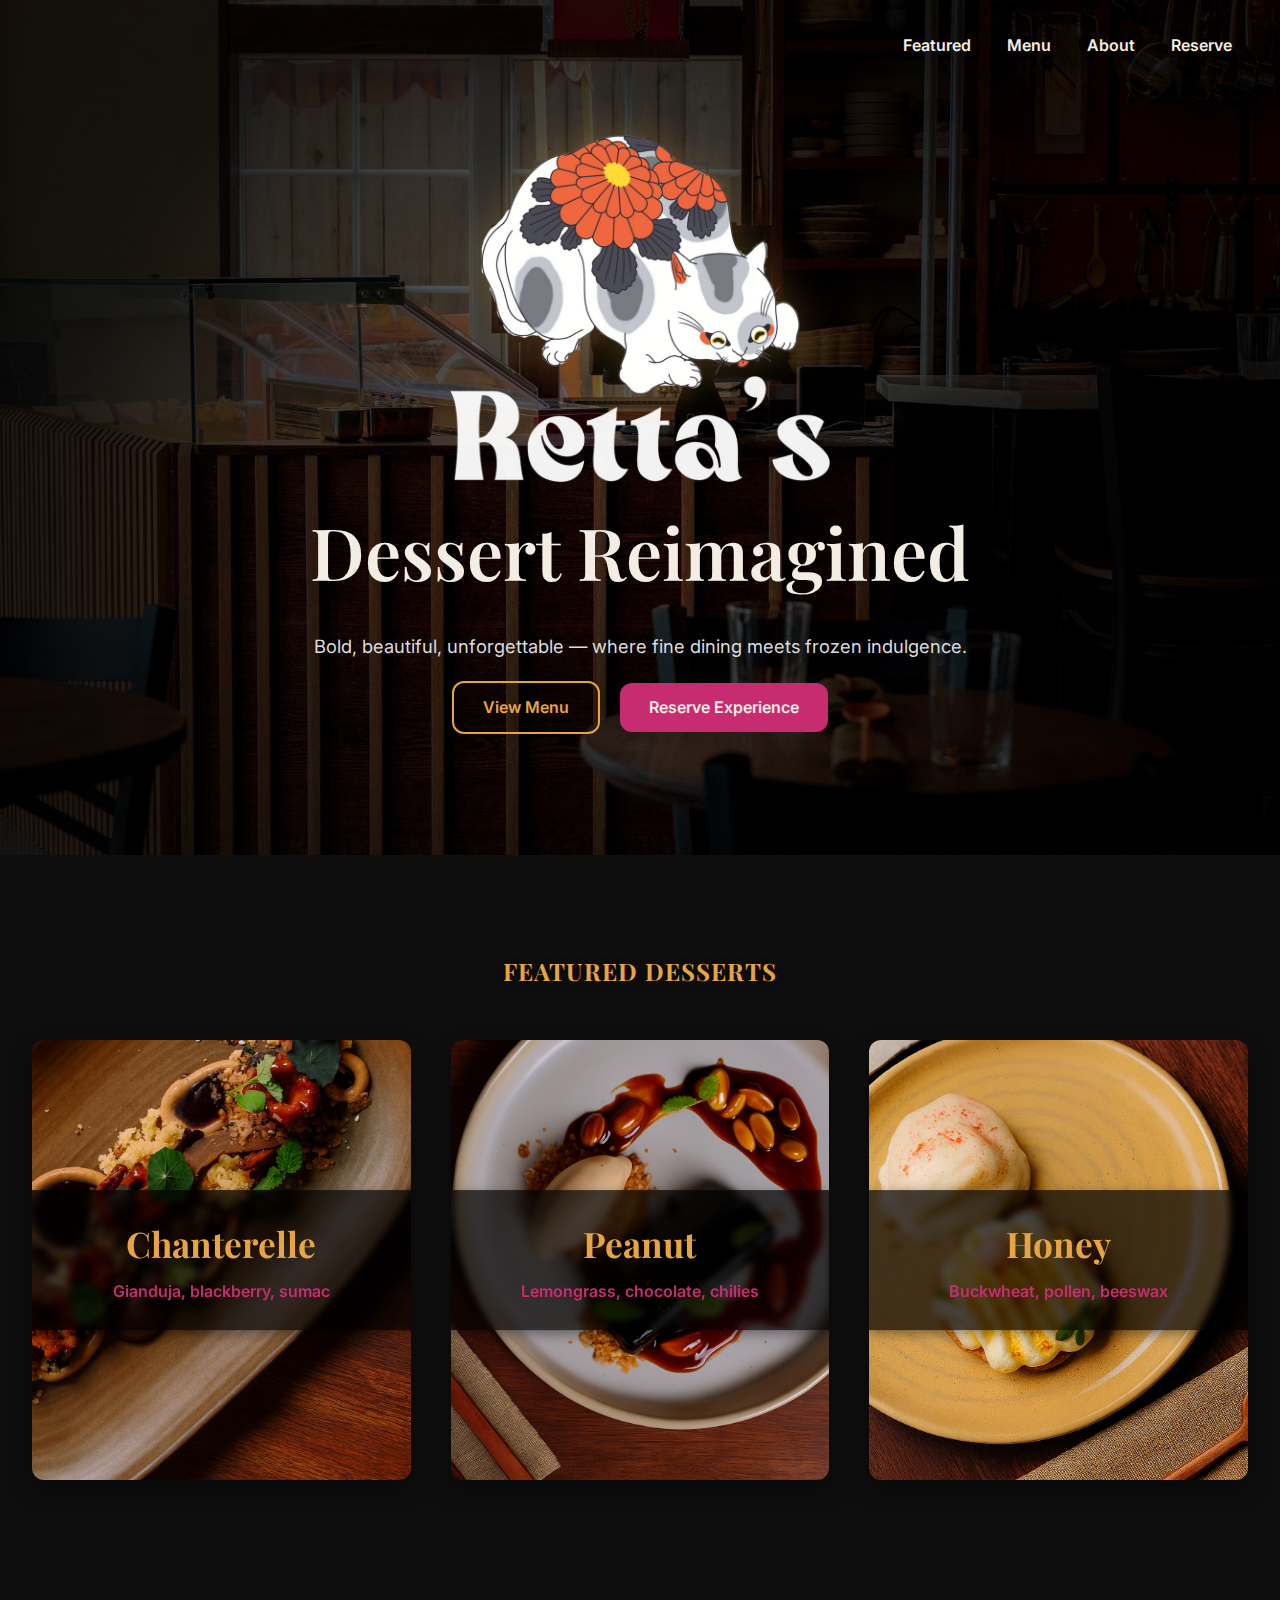
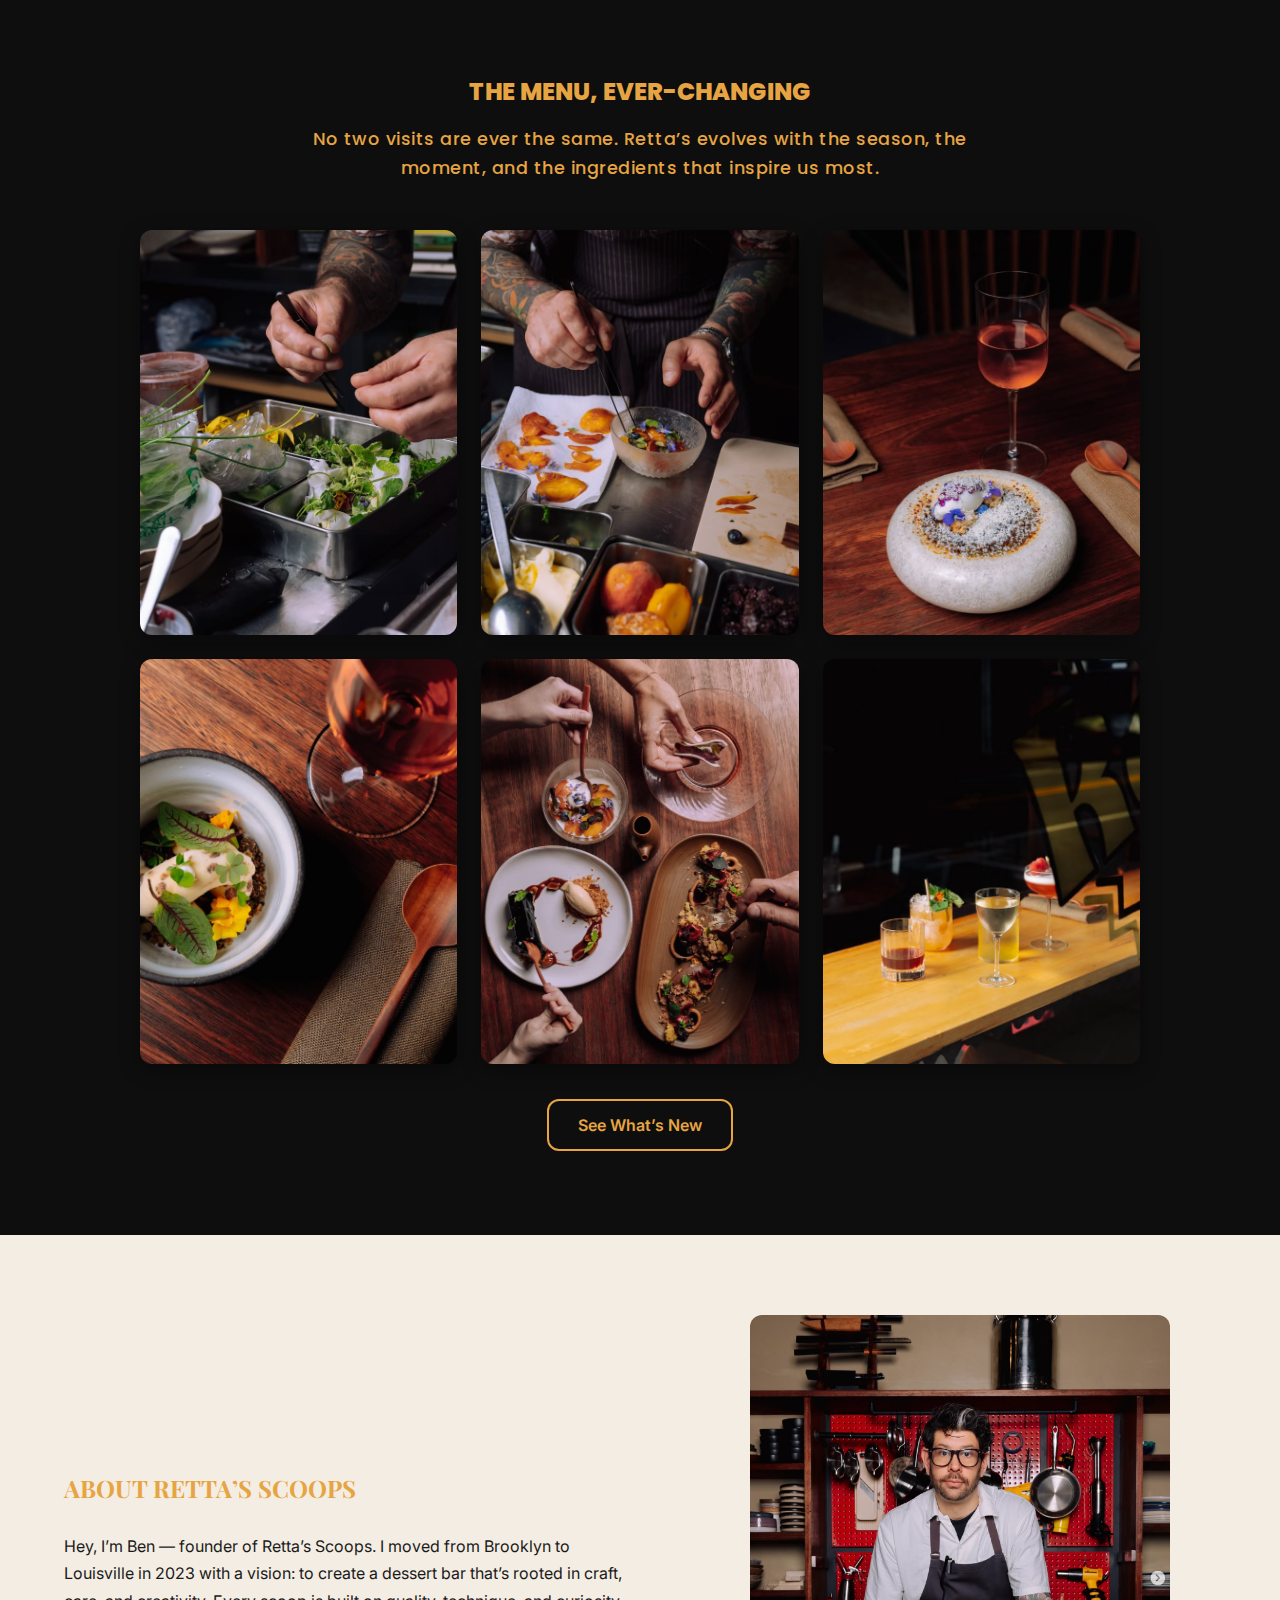
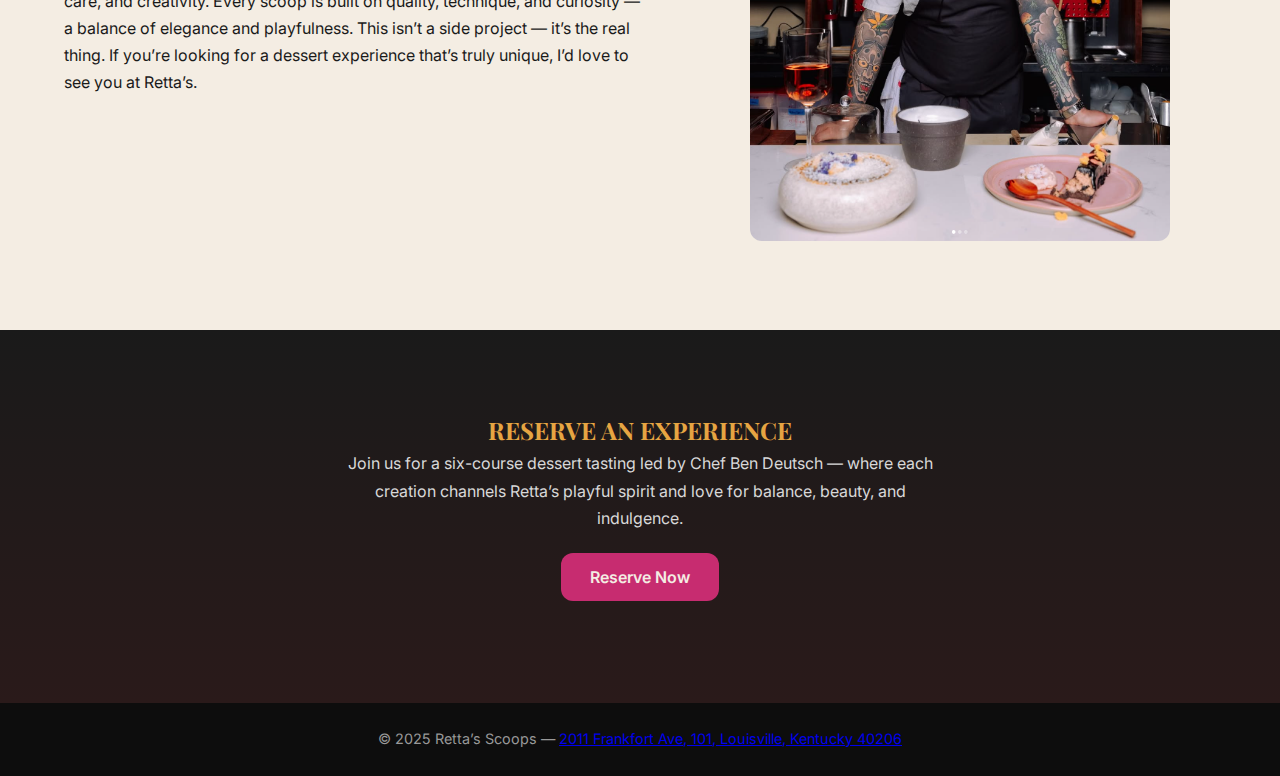
<file: rettas/index.html>
<!DOCTYPE html>
<html lang="en">
<head>
<meta charset="UTF-8">
<meta name="viewport" content="width=device-width, initial-scale=1.0">
<title>Retta’s Scoops | Dessert Reimagined</title>

<!-- Fonts -->
<link href="https://fonts.googleapis.com/css2?family=Playfair+Display:wght@500;700&family=Inter:wght@400;600&family=Poppins:wght@400;600;800&display=swap" rel="stylesheet">

<!-- Styles -->
<link rel="stylesheet" href="style.css">
</head>
<!-- Google tag (gtag.js) -->
<script async src="https://www.googletagmanager.com/gtag/js?id=G-ZBTME3S8E7"></script>
<script>
  window.dataLayer = window.dataLayer || [];
  function gtag(){dataLayer.push(arguments);}
  gtag('js', new Date());

  gtag('config', 'G-ZBTME3S8E7');
</script>
<body>

<header class="hero">
  <div class="overlay"></div>

  <!-- Hamburger -->
  <div class="hamburger" id="hamburger">
    <div class="bar"></div>
    <div class="bar"></div>
    <div class="bar"></div>
  </div>

  <!-- Nav -->
  <nav id="nav-menu">
    <a href="#featured">Featured</a>
    <a href="#menu">Menu</a>
    <a href="#about">About</a>
    <a href="#reserve">Reserve</a>
  </nav>

  <div class="hero-content">
    <div class="hero-brand">
      <img src="logo.png" alt="Retta’s Scoops Cat Logo" class="logo-icon">
      <img src="logoName.png" alt="Retta’s Scoops Wordmark" class="logo-text">
    </div>
    <h1>Dessert Reimagined</h1>
    <p class="subtext">Bold, beautiful, unforgettable — where fine dining meets frozen indulgence.</p>
    <div class="cta">
      <a href="#menu" class="btn-outline">View Menu</a>
      <a href="#reserve" class="btn-solid">Reserve Experience</a>
    </div>
  </div>
</header>
<div class="featured-wrap">
<section id="featured" class="featured">
  <h2>Featured Desserts</h2>
  <div class="featured-grid">

    <!-- Dessert 1 -->
    <div class="dessert-card">
      <img src="dessert1.png" alt="Chanterelle Dessert">
      <div class="dessert-center">
        <h3>Chanterelle</h3>
        <p>Gianduja, blackberry, sumac</p>
      </div>
      <div class="dessert-hover">
        <p>
          Kentucky gives us three types of chanterelles — golden, smooth, and cinnabar. With this year’s consistent rains, they are plentiful and beautiful.<br><br>
          We poach them in pine, brown butter, and cajeta made from sheep milk. They sit on a chanterelle crèmeux with simmered blackberries and sumac. A gianduja ganache infused with shiitake and matsutake shoyu adds earthiness. Finished with a crisp of smoked benne and candy cap mushrooms.
        </p>
      </div>
    </div>

    <!-- Dessert 2 -->
    <div class="dessert-card">
      <img src="dessert2.png" alt="Peanut Dessert">
      <div class="dessert-center">
        <h3>Peanut</h3>
        <p>Lemongrass, chocolate, chilies</p>
      </div>
      <div class="dessert-hover">
        <p>
          An entremet of fromage blanc, burnt ginger, lemongrass, and makrut lime. Boiled peanut ganache glazed in black cocoa, served with chili peanut brittle ice cream.
        </p>
      </div>
    </div>

    <!-- Dessert 3 -->
    <div class="dessert-card">
      <img src="dessert3.png" alt="Honey Dessert">
      <div class="dessert-center">
        <h3>Honey</h3>
        <p>Buckwheat, pollen, beeswax</p>
      </div>
      <div class="dessert-hover">
        <p>
          Roasted honey and white chocolate nestled in buckwheat pâte sucrée, topped with whipped honey and beeswax ice cream — a true celebration of the hive.
        </p>
      </div>
    </div>

  </div>
</section>
</div>
<section id="menu" class="menu">
  <h2>The Menu, Ever-Changing</h2>
  <p class="tagline">
    No two visits are ever the same. Retta’s evolves with the season, the moment, and the ingredients that inspire us most.
  </p>

  <div class="gallery-grid">
    <div class="gallery-item"><img src="menu1.png"></div>
    <div class="gallery-item"><img src="menu2.png"></div>
    <div class="gallery-item"><img src="menu3.png"></div>
    <div class="gallery-item"><img src="menu4.png"></div>
    <div class="gallery-item"><img src="menu5.png"></div>
    <div class="gallery-item"><img src="menu6.png"></div>
  </div>

  <a href="https://www.instagram.com/rettasscoops" class="btn-outline" target="_blank">See What’s New</a>
</section>
<div class="about-wrap">
<section id="about" class="about">
  <div class="about-text">
    <h2>About Retta’s Scoops</h2>
    <p>
      Hey, I’m Ben — founder of Retta’s Scoops.  
      I moved from Brooklyn to Louisville in 2023 with a vision: to create a dessert bar that’s rooted in craft, care, and creativity.  
      Every scoop is built on quality, technique, and curiosity — a balance of elegance and playfulness.  
      This isn’t a side project — it’s the real thing. If you’re looking for a dessert experience that’s truly unique, I’d love to see you at Retta’s.
    </p>
  </div>
  <div class="about-img">
    <img src="chef.png" alt="Chef Ben in the kitchen">
  </div>
</section>
</div>
<section id="reserve" class="experience">
  <h2>Reserve an Experience</h2>
  <p>
    Join us for a six-course dessert tasting led by Chef Ben Deutsch — where each creation channels Retta’s playful spirit and love for balance, beauty, and indulgence.
  </p>

  <div id="Tock_widget_container"
       data-tock-display-mode="Inline"
       data-tock-color-mode="Dark"
       data-tock-locale="en-us"
       data-tock-offering="YOUR_OFFERING_ID"></div>

  <p class="reserve-fallback">
    <a href="https://www.exploretock.com/rettas" class="btn-solid" target="_blank" rel="noopener">
      Reserve Now
    </a>
  </p>
</section>

<footer class="footer">
  <p>© 2025 Retta’s Scoops — <a href="https://www.google.com/maps?q=2011+Frankfort+Ave,+101,+Louisville,+KY+40206" 
   target="_blank" 
   rel="noopener">2011 Frankfort Ave, 101, Louisville, Kentucky 40206</a></p>
</footer>

<script>
  const hamburger = document.getElementById('hamburger');
  const navMenu = document.getElementById('nav-menu');
  const navLinks = document.querySelectorAll('#nav-menu a');

  // Toggle menu open/close
  hamburger.addEventListener('click', () => {
    hamburger.classList.toggle('active');
    navMenu.classList.toggle('active');
  });

  // Smooth fade-out on link click
  navLinks.forEach(link => {
    link.addEventListener('click', e => {
      e.preventDefault(); // wait for animation
      navMenu.classList.add('fade-out');
      hamburger.classList.remove('active');

      setTimeout(() => {
        navMenu.classList.remove('active', 'fade-out');
        window.location = link.getAttribute('href'); // then navigate
      }, 300); // match CSS transition timing
    });
  });
</script>



</body>
</html>
</file>
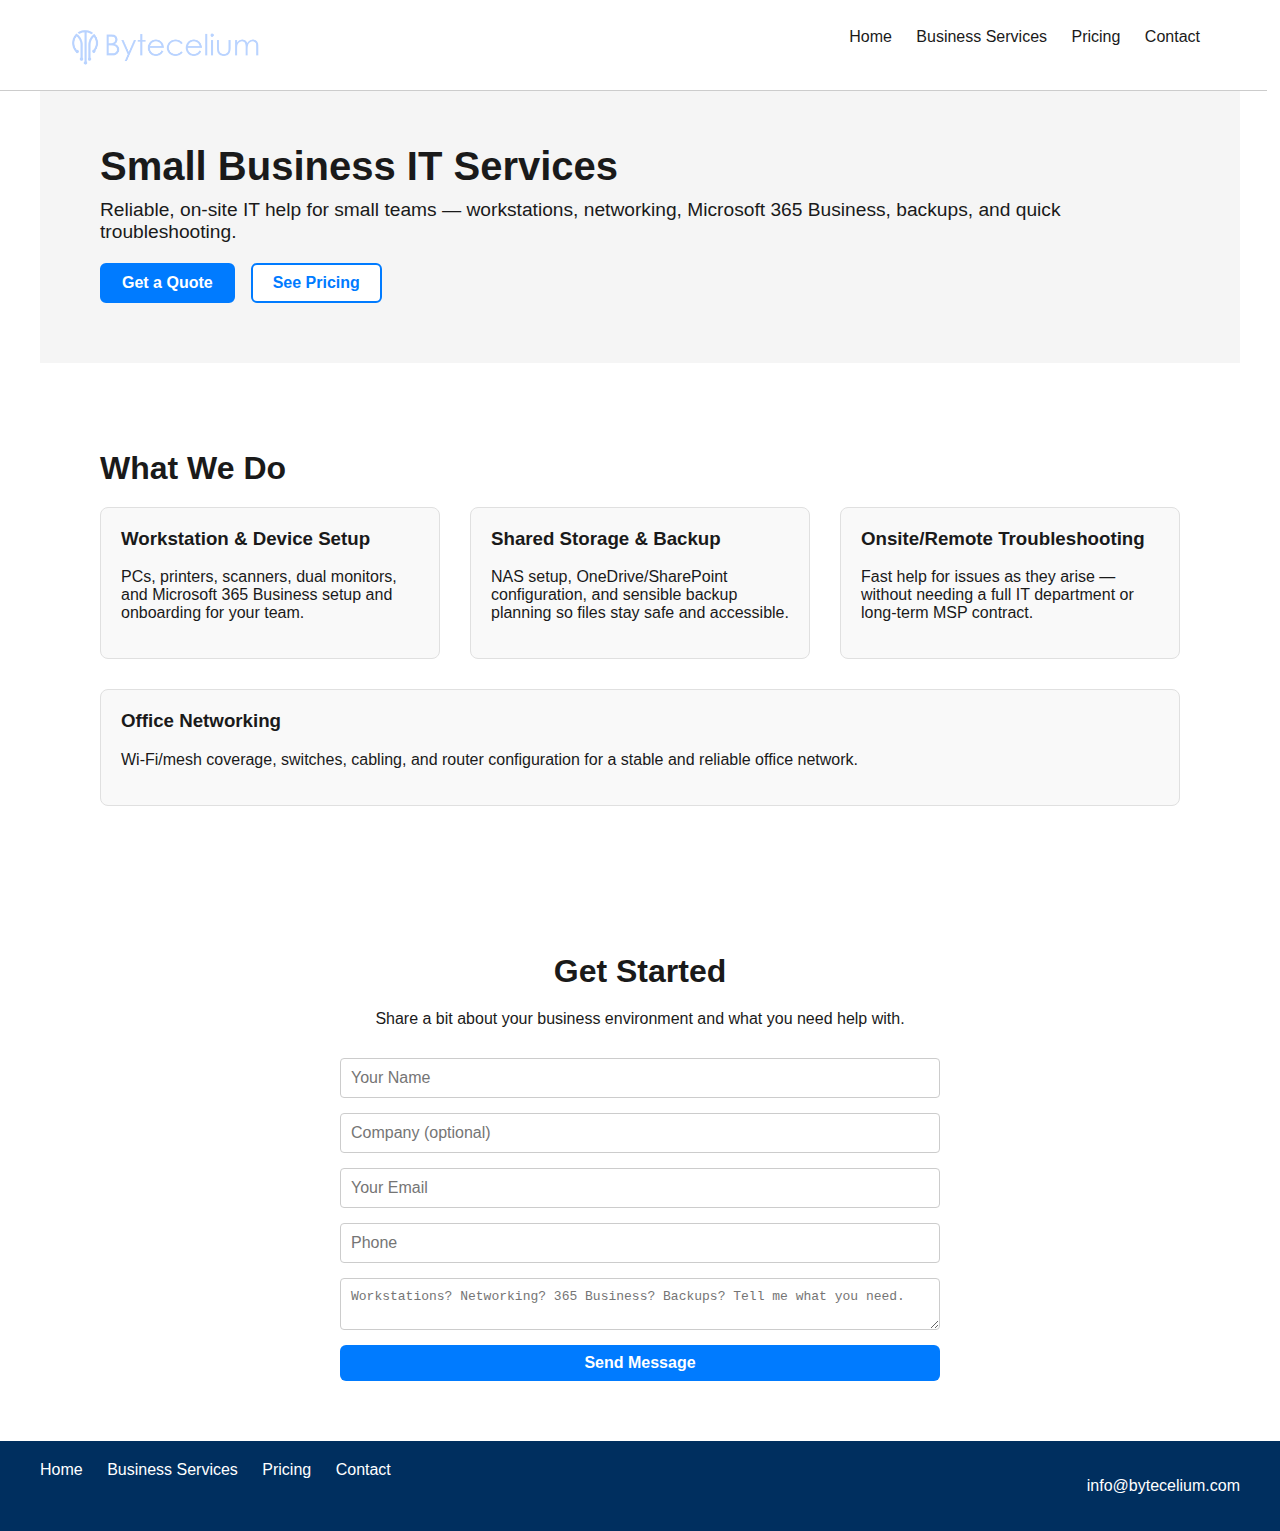
<file: business.html>
<!DOCTYPE html>
<html lang="en">
<head>
  <meta charset="UTF-8" />
  <meta name="viewport" content="width=device-width, initial-scale=1.0"/>
  <title>Bytecelium | Small Business IT Services</title>
  <style>
    body { font-family: Arial, sans-serif; margin: 0; background-color: #fff; color: #1a1a1a; }
    .container { max-width: 1200px; margin: 0 auto; padding: 0 20px; }
    header { display: flex; justify-content: space-between; align-items: center; padding: 0px 40px 10px 20px; background-color: #ffffff; position: relative; z-index: 1; }
    .fullNav { position: absolute; top: 0; left: 0; height: 90px; width: 99vw; border-bottom: 1px solid #ccc; background-color: #ffffff; z-index: 0; }
    .logo img { height: 50px; margin-top:20px; }
    nav a { margin-left: 20px; text-decoration: none; color: #1a1a1a; font-weight: 500; }

    .hero { display: flex; align-items: center; justify-content: space-between; padding: 60px; background-color: #f5f5f5; }
    .hero h1 { font-size: 2.5em; margin: 0 0 8px; }
    .hero p { font-size: 1.2em; margin: 10px 0 18px; }

    .hero-actions{ display:flex; gap:16px; flex-wrap:wrap; margin-top:20px; }
    .btn{
      display:inline-flex; align-items:center; justify-content:center;
      padding:10px 20px; line-height:1; font-size:1em; font-weight:700;
      border-radius:6px; box-sizing:border-box; text-decoration:none; margin:0; cursor:pointer;
    }
    .btn-primary{ background:#007bff; color:#fff; border:2px solid #007bff; }
    .btn-primary:hover{ background:#0069d9; border-color:#0069d9; }
    .btn-secondary{ background:#fff; color:#007bff; border:2px solid #007bff; }
    .btn-secondary:hover{ background:#eaf2ff; }

    .services, .how-it-works, .contact-form { padding: 60px 60px; }
    .services h2, .how-it-works h2, .contact-form h2 { font-size: 2em; margin-bottom: 20px; }
    .card-grid { display: flex; gap: 30px; flex-wrap: wrap; }
    .card { flex: 1; background-color: #f9f9f9; padding: 20px; border: 1px solid #e0e0e0; border-radius: 8px; min-width: 250px; }
    .card h3 { margin-top: 0; }

    .contact-form form { display: grid; gap: 15px; max-width: 600px; }
    .contact-form input, .contact-form textarea { padding: 10px; font-size: 1em; border: 1px solid #ccc; border-radius: 4px; }
    .contact-form button { padding: 10px; background-color: #007bff; color: white; border: none; cursor: pointer; font-size: 1em; }

    footer { background-color: #002f5f; color: white; padding: 20px 40px; display: flex; justify-content: space-between; flex-wrap: wrap; }
    footer a { color: white; text-decoration: none; margin-right: 20px; }

    html, body { height: 100%; }
    body { display: flex; min-height: 100vh; flex-direction: column; }
    .container { flex: 1 0 auto; }
    footer { margin-top: auto; }

    .nav-toggle { display: none; font-size: 1.8em; background: none; border: none; cursor: pointer; }
    @media screen and (max-width: 768px) {
      .nav-toggle { display: block; }
      .nav-links { display: none; flex-direction: column; background: #fff; position: absolute; top: 90px; right: 0; width: 200px; border: 1px solid #ccc; border-radius: 4px; padding: 10px; }
      .nav-links a { margin: 10px 0; }
      .nav-links.show { display: flex; }
    }
  </style>
</head>
<body>
  <div class="fullNav" aria-hidden="true">&nbsp;</div>
  <div class="container">
    <header>
      <div class="logo"><img src="ByteceliumLogo.png" alt="Bytecelium Logo"></div>
      <button class="nav-toggle" aria-label="Toggle menu">&#9776;</button>
      <nav class="nav-links">
        <a href="index.html">Home</a>
        <a href="business.html">Business Services</a>
        <a href="pricing.html">Pricing</a>
        <a href="#contact">Contact</a>
      </nav>
    </header>

    <!-- Hero -->
    <section class="hero">
      <div>
        <h1>Small Business IT Services</h1>
        <p>Reliable, on-site IT help for small teams — workstations, networking, Microsoft 365 Business, backups, and quick troubleshooting.</p>
        <div class="hero-actions">
          <a class="btn btn-primary" href="#contact">Get a Quote</a>
          <a class="btn btn-secondary" href="pricing.html">See Pricing</a>
        </div>
      </div>
    </section>

    <!-- Services -->
    <section class="services">
      <h2>What We Do</h2>
      <div class="card-grid">
        <div class="card"><h3>Workstation & Device Setup</h3><p>PCs, printers, scanners, dual monitors, and Microsoft 365 Business setup and onboarding for your team.</p></div>
        <div class="card"><h3>Shared Storage & Backup</h3><p>NAS setup, OneDrive/SharePoint configuration, and sensible backup planning so files stay safe and accessible.</p></div>
        <div class="card"><h3>Onsite/Remote Troubleshooting</h3><p>Fast help for issues as they arise — without needing a full IT department or long-term MSP contract.</p></div>
        <div class="card"><h3>Office Networking</h3><p>Wi-Fi/mesh coverage, switches, cabling, and router configuration for a stable and reliable office network.</p></div>
      </div>
    </section>

    <!-- Contact -->
    <section class="contact-form" id="contact">
      <h2 style="text-align:center;">Get Started</h2>
      <p style="text-align:center; max-width:600px; margin:0 auto 30px;">
        Share a bit about your business environment and what you need help with.
      </p>
      <form action="https://formspree.io/f/mvgzwweo" method="POST" style="margin:0 auto;">
        <input type="text" name="name" placeholder="Your Name" required />
        <input type="text" name="company" placeholder="Company (optional)" />
        <input type="email" name="email" placeholder="Your Email" required />
        <input type="phone" name="phone" placeholder="Phone" />
        <textarea name="message" placeholder="Workstations? Networking? 365 Business? Backups? Tell me what you need." required></textarea>
        <button type="submit" class="btn btn-primary">Send Message</button>
      </form>
    </section>
  </div>

  <footer>
    <div>
      <a href="index.html">Home</a>
      <a href="business.html">Business Services</a>
      <a href="pricing.html">Pricing</a>
      <a href="#contact">Contact</a>
    </div>
    <div><p>info@bytecelium.com</p></div>
  </footer>

  <script>
    const toggleBtn = document.querySelector('.nav-toggle');
    const navLinks = document.querySelector('.nav-links');
    toggleBtn.addEventListener('click', () => {
      navLinks.classList.toggle('show');
    });
  </script>
</body>
</html>
</file>
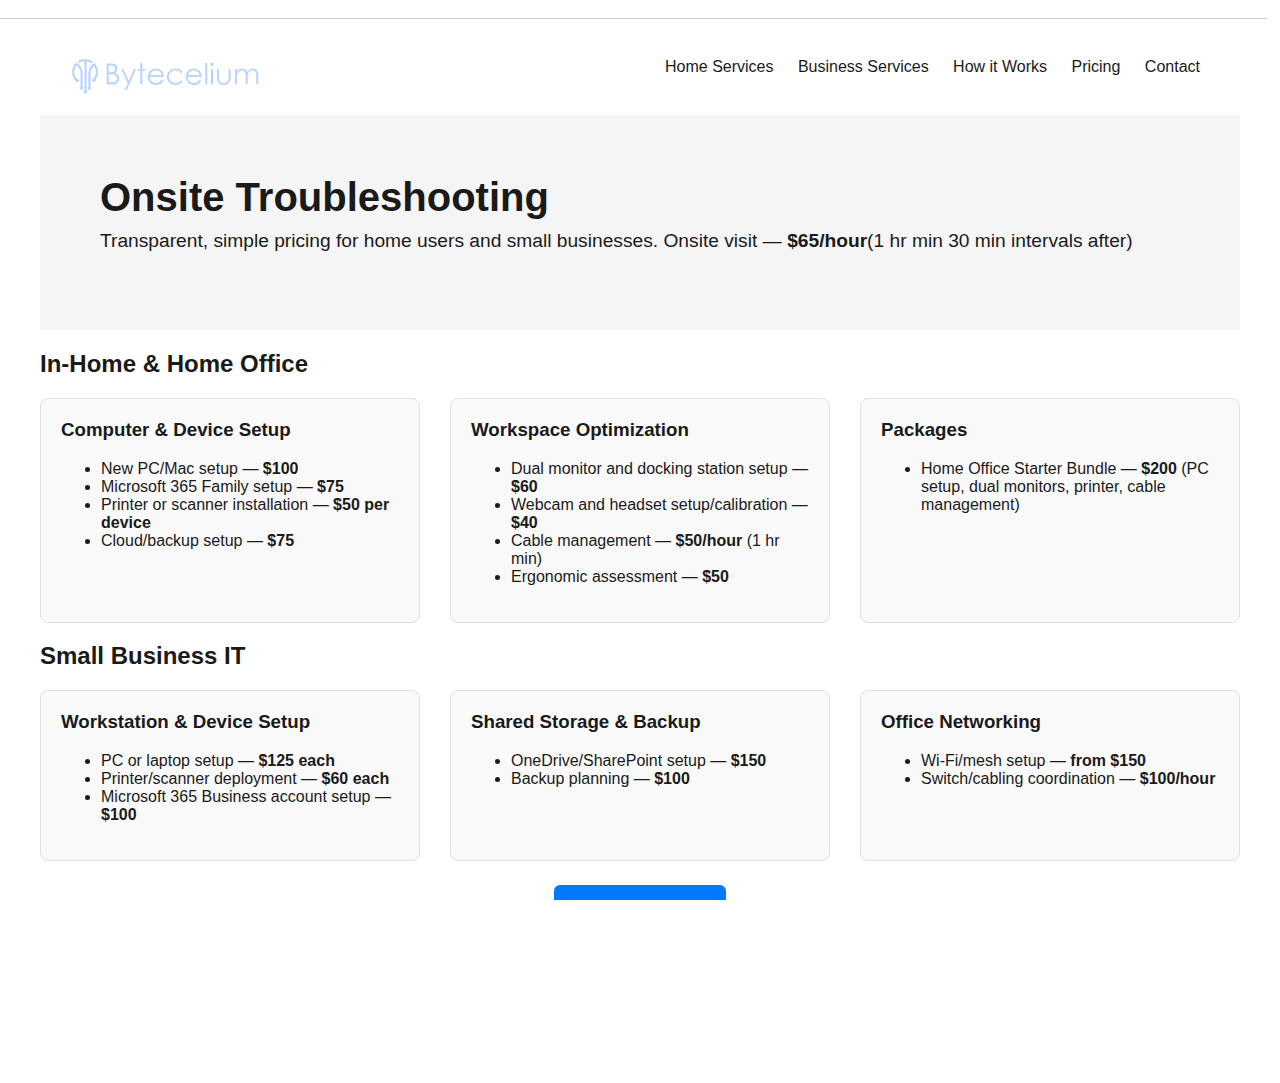
<file: pricing.html>
<!DOCTYPE html>
<html lang="en">
<head>
  <meta charset="UTF-8" />
  <meta name="viewport" content="width=device-width, initial-scale=1.0" />
  <title>Bytecelium | Service Pricing</title>
<style>
    body { font-family: Arial, sans-serif; margin: 0; background-color: #fff; color: #1a1a1a; }
    .container { max-width: 1200px; margin: 0 auto; padding: 10px; }
    header { display: flex; justify-content: space-between; align-items: center; padding: 0px 40px 10px 20px; background-color: #ffffff; position: relative; z-index: 1; }
    .fullNav {  position: relative;
      top: 0;
      left: 0;
      height: auto;
      width: 99vw;
      border-bottom: 1px solid #ccc;
      background-color: #ffffff; 
      display: flex; 
      justify-content: space-between; 
      flex-wrap: wrap; 
      z-index: 0; 
    }
    header .logo { font-weight: bold; font-size: 1.5em; }
    .logo img { height: 50px; margin-top:20px; }
    nav a { margin-left: 20px; text-decoration: none; color: #1a1a1a; font-weight: 500; }

    /* hero */
    .hero { display: flex; align-items: center; justify-content: space-between; padding: 60px; background-color: #f5f5f5; }
    .hero h1 { font-size: 2.5em; margin: 0 0 8px; }
    .hero p { font-size: 1.2em; margin: 10px 0 18px; }
    .hero-actions{ display:flex; gap:16px; flex-wrap:wrap; margin-top:20px; }
    .btn{
      display:inline-flex; align-items:center; justify-content:center;
      padding:10px 20px; line-height:1; font-size:1em; font-weight:700;
      border-radius:6px; box-sizing:border-box; text-decoration:none; margin:0; cursor:pointer;
    }
    .btn-primary{ background:#007bff; color:#fff; border:2px solid #007bff; }
    .btn-primary:hover{ background:#0069d9; border-color:#0069d9; }
    .btn-secondary{ background:#fff; color:#007bff; border:2px solid #007bff; }
    .btn-secondary:hover{ background:#eaf2ff; }

    /* sections + cards */
    .services, .how-it-works, .contact-form { padding: 60px 60px; }
    .services h2, .how-it-works h2, .contact-form h2 { font-size: 2em; margin-bottom: 20px; }
    .card-grid { display: flex; gap: 30px; flex-wrap: wrap; }
    .card { flex: 1; background-color: #f9f9f9; padding: 20px; border: 1px solid #e0e0e0; border-radius: 8px; min-width: 250px; }
    .card h3 { margin-top: 0; }

    /* form */
    .contact-form form { display: grid; gap: 15px; max-width: 600px; }
    .contact-form input, .contact-form textarea { padding: 10px; font-size: 1em; border: 1px solid #ccc; border-radius: 4px; }
    .contact-form button { padding: 10px; background-color: #007bff; color: white; border: none; cursor: pointer; font-size: 1em; }

    /* Buttons */
    .cta { margin-top: 24px; text-align: center; }
    .btn { display:inline-block; padding: 12px 20px; font-size: 1em; font-weight: 700; border-radius: 6px; text-decoration: none; cursor: pointer; }
    .btn-primary { background:#007bff; color:#fff; border:2px solid #007bff; }
    .btn-primary:hover { background:#0069d9; border-color:#0069d9; }

    /* Footer */
    footer { background-color: #002f5f; color: white; padding: 20px 40px; display: flex; justify-content: space-between; flex-wrap: wrap; }
    footer a { color: white; text-decoration: none; margin-right: 20px; }

    /* Sticky footer */
    html, body { height: 100%; overflow-x: hidden; }
    body { display: flex; min-height: 100vh; flex-direction: column; }
    .container { flex: 1 0 auto; }
    footer { margin-top: auto; }

    /* mobile nav */
    .nav-toggle { display: none; font-size: 1.8em; background: none; border: none; cursor: pointer; }
    @media screen and (max-width: 768px) {
      .nav-toggle { display: block; }
      .nav-links {
        display: none;
        flex-direction: column;
        background: #fff;
        position: absolute;
        top: 90px;
        right: 0;
        width: 200px;
        border: 1px solid #ccc;
        border-radius: 4px;
        padding: 10px;
      }
      .nav-links a { margin: 10px 0; }
      .nav-links.show { display: flex; }
    }
  </style>
</head>
<body>
<div class="fullNav">&nbsp;</div>
  <div class="container">
    <!-- Header -->
      
    <header>
      
      <div class="logo"><a href="index.html"><img src="ByteceliumLogo.png" alt="Bytecelium Logo"></a></div>
      <button class="nav-toggle" aria-label="Toggle menu">&#9776;</button>
      <nav class="nav-links">
        <a href="index.html#services">Home Services</a>
        <a href="index.html#business-services">Business Services</a>
        <a href="index.html#how-it-works">How it Works</a>
        <a href="pricing.html">Pricing</a>
        <a href="index.html#contact">Contact</a>
      </nav>
    </header>
    

    <!-- Hero -->
    <section class="hero">
      <div>
      <h1>Onsite Troubleshooting</h1>
      <p>Transparent, simple pricing for home users and small businesses. Onsite visit — <strong>$65/hour</strong>(1 hr min 30 min intervals after)</p>
    </div>
    </section>

    <!-- In-Home Pricing -->
    <section class="section" id="home-pricing">
      <h2>In-Home & Home Office</h2>
      <div class="card-grid">
        <div class="card">
          <h3>Computer & Device Setup</h3>
          <ul>
            <li>New PC/Mac setup — <strong>$100</strong></li>
            <li>Microsoft 365 Family setup — <strong>$75</strong></li>
            <li>Printer or scanner installation — <strong>$50 per device</strong></li>
            <li>Cloud/backup setup — <strong>$75</strong></li>
          </ul>
        </div>
        <div class="card">
          <h3>Workspace Optimization</h3>
          <ul>
            <li>Dual monitor and docking station setup — <strong>$60</strong></li>
            <li>Webcam and headset setup/calibration — <strong>$40</strong></li>
            <li>Cable management — <strong>$50/hour</strong> (1 hr min)</li>
            <li>Ergonomic assessment — <strong>$50</strong></li>
          </ul>
        </div>
        <div class="card">
          <h3>Packages</h3>
          <ul>
            <li>Home Office Starter Bundle — <strong>$200</strong> (PC setup, dual monitors, printer, cable management)</li>
          </ul>
        </div>
      </div>
    </section>

    <!-- Business Pricing -->
    <section class="section" id="business-pricing">
      <h2>Small Business IT</h2>
      <div class="card-grid">
        
        <div class="card">
          <h3>Workstation & Device Setup</h3>
          <ul>
            <li>PC or laptop setup — <strong>$125 each</strong></li>
            <li>Printer/scanner deployment — <strong>$60 each</strong></li>
            <li>Microsoft 365 Business account setup — <strong>$100</strong></li>
          </ul>
        </div>
        <div class="card">
          <h3>Shared Storage & Backup</h3>
          <ul>
            <li>OneDrive/SharePoint setup — <strong>$150</strong></li>
            <li>Backup planning — <strong>$100</strong></li>
          </ul>
        </div>
        <div class="card">
          <h3>Office Networking</h3>
          <ul>
            <li>Wi-Fi/mesh setup — <strong>from $150</strong></li>
            <li>Switch/cabling coordination — <strong>$100/hour</strong></li>
          </ul>
        </div>
      </div>
    </section>

    <div class="cta">
      <a href="index.html#contact" class="btn btn-primary">Request a Quote</a>
    </br></br></br></br>
    </div>
  </div>

  <!-- Footer -->
  <footer>
    <div>
      <a href="index.html#services">Home Services</a>
      <a href="index.html#business-services">Business Services</a>
      <a href="pricing.html">Pricing</a>
      <a href="index.html#contact">Contact</a>
    </div>
    <div><p>info@bytecelium.com</p></div>
  </footer>

  <script>
    const toggleBtn = document.querySelector('.nav-toggle');
    const navLinks = document.querySelector('.nav-links');
    toggleBtn.addEventListener('click', () => {
      navLinks.classList.toggle('show');
    });
  </script>
</body>
</html>
</file>
<file: rettas/style.css>
:root {
  --bg-dark: #0e0e0e;
  --bg-light: #f4ede3;
  --accent-magenta: #c72c70;
  --accent-gold: #e6a542;
  --text-light: #f4ede3;
  --text-dark: #1a1a1a;
  --radius: 12px;
}

/* ===== BASE ===== */
* { box-sizing: border-box; margin: 0; padding: 0; }
body {
  font-family: 'Inter', sans-serif;
  background-color: var(--bg-dark);
  color: var(--text-light);
  line-height: 1.7;
  overflow-x: hidden;
}

/* ===== HERO ===== */
.hero {
  position: relative;
  height: 95vh;
  background: url('hero-image.jpg') center/cover no-repeat;
  display: flex;
  align-items: center;
  justify-content: center;
  text-align: center;
  overflow: hidden;
}
.hero::after {
  content: "";
  position: absolute;
  inset: 0;
  background: radial-gradient(circle at 50% 60%, rgba(0,0,0,0.45) 0%, rgba(0,0,0,0.85) 70%);
  z-index: 1;
}
.hero-content {
  position: relative;
  z-index: 2;
  max-width: 720px;
  padding: 0 10px;
}

/* ===== NAV ===== */
nav {
  position: absolute;
  top: 2rem;
  right: 2rem;
  z-index: 10;
}
nav a {
  color: var(--text-light);
  margin: 0 1rem;
  text-decoration: none;
  font-weight: 600;
  transition: color 0.3s;
}
nav a:hover { color: var(--accent-gold); }

/* ===== HAMBURGER ===== */
.hamburger {
  display: none;
  cursor: pointer;
  flex-direction: column;
  justify-content: space-between;
  height: 22px;
  width: 28px;
  position: absolute;
  top: 1.5rem;
  right: 1.5rem;
  z-index: 12;
}
.hamburger .bar {
  height: 3px;
  width: 100%;
  background-color: var(--text-light);
  border-radius: 10px;
  transition: 0.3s;
}
.hamburger.active .bar:nth-child(1) { transform: rotate(45deg) translateY(8px); }
.hamburger.active .bar:nth-child(2) { opacity: 0; }
.hamburger.active .bar:nth-child(3) { transform: rotate(-45deg) translateY(-8px); }

#nav-menu.active {
  right: 0;
}

/* ===== HERO BRAND ===== */
.hero-brand {
  display: flex;
  flex-direction: column;
  align-items: center;
  justify-content: center;
}
.logo-icon {
  width: clamp(280px, 25vw, 320px);
  filter: drop-shadow(0 0 20px rgba(230,165,66,0.3));
}
.logo-text {
  width: clamp(300px, 30vw, 380px);
  margin-top: -140px;
  filter: brightness(0) invert(1);
  opacity: 0.95;
}

/* ===== HERO TEXT ===== */
.hero h1 {
  font-family: 'Playfair Display', serif;
  font-weight: 600;
  font-size: clamp(2.5rem, 6vw, 4.5rem);
  color: var(--text-light);
  margin-top: 0.5rem;
}
.subtext {
  font-size: 1.15rem;
  margin: 1.2rem 0 2rem;
  color: #ddd;
}
.cta a { margin: 0 0.5rem; }

/* ===== BUTTONS ===== */
.btn-solid, .btn-outline {
  padding: 0.9rem 1.8rem;
  border-radius: var(--radius);
  text-decoration: none;
  font-weight: 600;
  transition: all .3s ease;
}
.btn-solid {
  background: var(--accent-magenta);
  color: var(--text-light);
  border: none;
}
.btn-solid:hover {
  background: transparent;
  border: 2px solid var(--accent-magenta);
  color: var(--accent-magenta);
}
.btn-outline {
  border: 2px solid var(--accent-gold);
  color: var(--accent-gold);
}
.btn-outline:hover {
  background: var(--accent-gold);
  color: var(--bg-dark);
}

/* ===== FEATURED SECTION ===== */
.featured {
  padding: 6rem 2rem;
  background: var(--bg-dark);
  text-align: center;
}
.featured h2 {
  font-family: 'Playfair Display', serif;
  font-weight: 700;
  text-transform: uppercase;
  color: var(--accent-gold);
  letter-spacing: 1px;
  margin-bottom: 3rem;
  text-shadow: 0 2px 10px rgba(0,0,0,0.4);
}

.featured-grid {
  display: grid;
  grid-template-columns: repeat(auto-fit, minmax(300px, 1fr));
  gap: 2.5rem;
}

/* ===== DESSERT CARD ===== */
.dessert-card {
  position: relative;
  overflow: hidden;
  border-radius: var(--radius);
  box-shadow: 0 10px 25px rgba(0,0,0,.4);
  cursor: pointer;
  height: 440px;
}
.dessert-card img {
  width: 100%;
  height: 100%;
  object-fit: cover;
  transition: transform .5s ease;
}
.dessert-card:hover img { transform: scale(1.05); }

/* Centered title */
.dessert-center {
  position: absolute;
  top: 50%;
  left: 0;
  width: 100%;
  transform: translateY(-50%);
  text-align: center;
  z-index: 2;
  background: rgba(0, 0, 0, 0.7);
  padding: 1.5rem 1rem;
  backdrop-filter: blur(3px);
  box-shadow: 0 4px 12px rgba(0,0,0,0.4);
  transition: opacity 0.4s ease;
}
.dessert-center h3 {
  font-family: 'Playfair Display', serif;
  font-size: 2.2rem;
  color: var(--accent-gold);
}
.dessert-center p {
  color: var(--accent-magenta);
  font-size: 1rem;
  margin-top: 0.3rem;
  font-weight: 600;
}
.dessert-card:hover .dessert-center { opacity: 0; }

.dessert-hover {
  position: absolute;
  inset: 0;
  background: rgba(0,0,0,0.85);
  color: var(--text-light);
  opacity: 0;
  display: flex;
  flex-direction: column;
  justify-content: center;
  align-items: center;
  text-align: center;
  transition: opacity 0.5s ease;
  padding: 2rem;
}
.dessert-hover p {
  max-width: 600px;
  font-size: 1rem;
  line-height: 1.6;
  color: #dcdcdc;
}
.dessert-card:hover .dessert-hover { opacity: 1; }

/* ===== MENU GALLERY ===== */
.menu {
  text-align: center;
  padding: 6rem 1.5rem;
  background-color: var(--bg-dark);
}
.menu h2 {
  font-family: 'Poppins', sans-serif;
  font-weight: 800;
  color: var(--accent-gold);
  text-transform: uppercase;
  margin-bottom: 0.8rem;
}
.menu .tagline {
  color: var(--accent-gold);
  font-family: 'Poppins', sans-serif;
  font-weight: 500;
  max-width: 700px;
  margin: 0 auto 3rem;
  font-size: 1.1rem;
  letter-spacing: 0.5px;
  line-height: 1.6;
}
.gallery-grid {
  display: grid;
  grid-template-columns: repeat(auto-fit, minmax(260px, 1fr));
  gap: 1.5rem;
  max-width: 1000px;
  margin: 0 auto 3rem;
}
.gallery-item {
  position: relative;
  overflow: hidden;
  border-radius: var(--radius);
  box-shadow: 0 6px 20px rgba(0, 0, 0, 0.4);
  cursor: pointer;
  transition: transform 0.4s ease;
}
.gallery-item img {
  width: 100%;
  height: 100%;
  object-fit: cover;
  transition: transform 0.4s ease, opacity 0.4s ease;
}
.gallery-item:hover img {
  transform: scale(1.05);
  opacity: 0.9;
}
.menu .btn-outline {
  margin-top: 2rem;
}

/* ===== ABOUT ===== */
.about {
  display: flex;
  flex-wrap: wrap;
  align-items: center;
  background-color: var(--bg-light);
  color: var(--text-dark);
  padding: 5rem 2rem;
}
.about-text { flex: 1; padding: 1rem 2rem; }
.about-img { flex: 1; text-align: center; }
.about-img img {
  width: 100%;
  max-width: 420px;
  border-radius: var(--radius);
}
.about h2 {
  font-family: 'Playfair Display', serif;
  font-weight: 700;
  color: var(--accent-gold);
  text-transform: uppercase;
  margin-bottom: 1.5rem;
}

/* ===== EXPERIENCE ===== */
.experience {
  text-align: center;
  padding: 5rem 2rem;
  background: linear-gradient(180deg, #1a1a1a, #2a1a1a);
}
.experience h2 {
  font-family: 'Playfair Display', serif;
  font-weight: 700;
  text-transform: uppercase;
  color: var(--accent-gold);
}
.experience p {
  max-width: 600px;
  margin: 0 auto 2rem;
  color: #d8d8d8;
}

/* ===== TOCK ===== */
#Tock_widget_container {
  width: 100%;
  max-width: 600px;
  margin: 2rem auto 0;
}
.reserve-fallback { margin-top: 2rem; }

/* ===== FOOTER ===== */
.footer {
  text-align: center;
  padding: 1.5rem;
  background: #0d0d0d;
  color: #999;
  font-size: 0.9rem;
}

/* ===== RESPONSIVE ===== */
@media (max-width: 768px) {
  nav { display: none; }
  .hamburger { display: flex; }

  #nav-menu {
  position: fixed;
  top: 0;
  right: -100%;
  width: 100%;
  height: 100vh;
  background: rgba(0,0,0,0.95);
  display: flex;
  flex-direction: column;
  justify-content: center;
  align-items: center;
  gap: 2rem;
  opacity: 0;
  pointer-events: none;
  transition: right 0.4s ease, opacity 0.4s ease;
}

#nav-menu.active {
  right: 0;
  opacity: 1;
  pointer-events: all;
}

/* Fade-out animation */
#nav-menu.fade-out {
  opacity: 0;
  right: 0;
}


  .hero-brand { gap: 0.2rem; margin-bottom: 1rem; }
  .logo-icon { width: 160px; }
  .logo-text { width: 220px; margin-top: -80px; }

  .cta {
    display: flex;
    flex-direction: column;
    gap: 0.8rem;
    align-items: center;
  }
  .btn-solid, .btn-outline {
    width: 80%;
    max-width: 280px;
    text-align: center;
  }

  .about { flex-direction: column; text-align: center; }
  .about-img img { margin-top: 2rem; }
}
</file>
